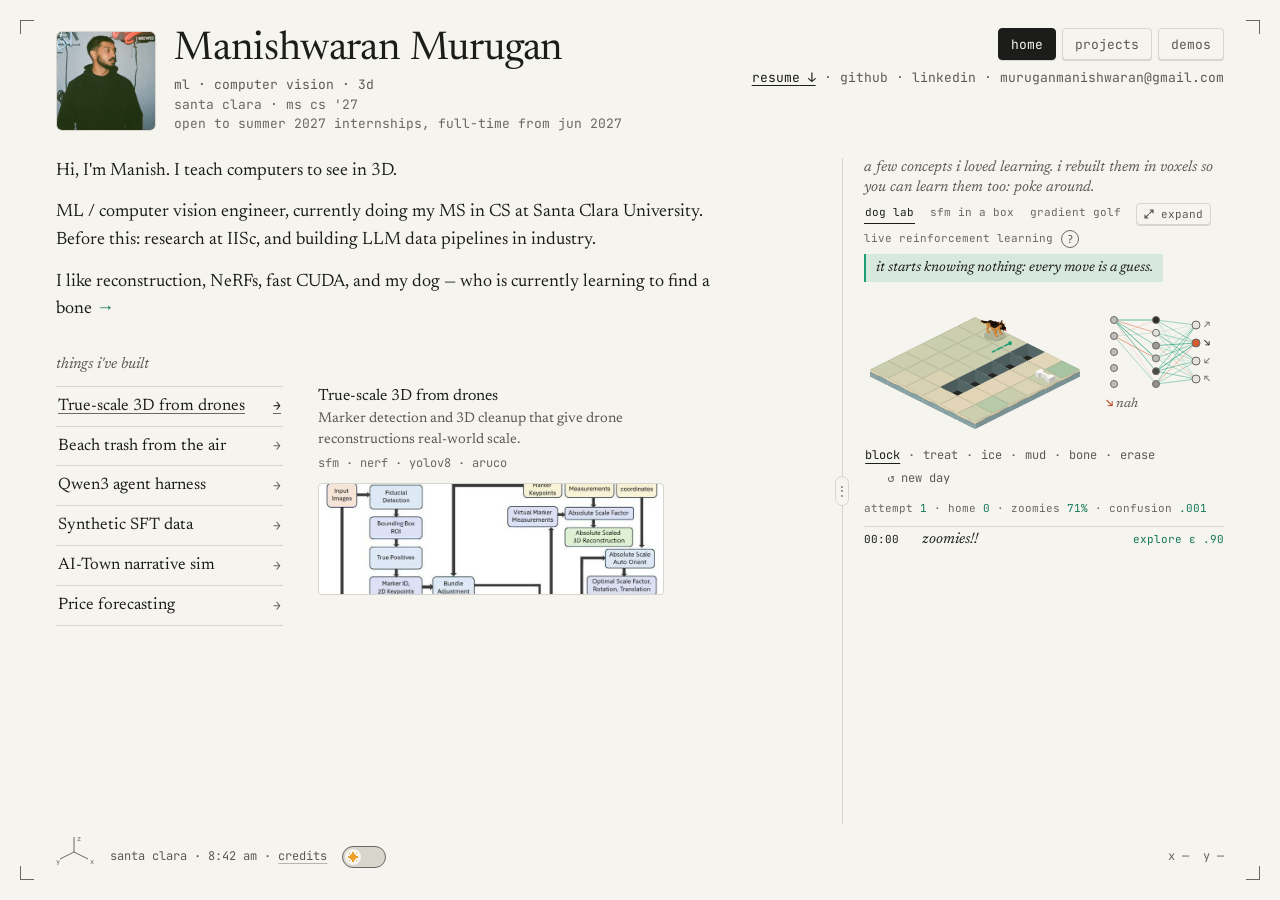
<file: index.html>
<!DOCTYPE html>
<html lang="en">
<head>
  <meta charset="utf-8">
  <meta name="viewport" content="width=device-width, initial-scale=1">
  <title>Manishwaran Murugan — ml · computer vision · 3d</title>
  <meta name="description" content="Manishwaran Murugan — ML and computer vision engineer. 3D reconstruction, NeRFs, CUDA. Also a dog learning to find a bone.">
  <meta name="color-scheme" content="light dark">
  <link rel="canonical" href="https://manishwaranmurugan.com/">
  <meta name="theme-color" id="tc-light" content="#f5f4ef" media="(prefers-color-scheme: light)">
  <meta name="theme-color" id="tc-dark" content="#141413" media="(prefers-color-scheme: dark)">
  <script>var d=document.documentElement,t;try{t=localStorage.getItem("portfolio-theme")}catch(e){}if(t!=="light"&&t!=="dark")t=matchMedia("(prefers-color-scheme: dark)").matches?"dark":"light";d.dataset.theme=t</script>
  <link rel="icon" href="favicon.svg" type="image/svg+xml">
  <link rel="apple-touch-icon" href="apple-touch-icon.png">
  <meta property="og:type" content="website">
  <meta property="og:site_name" content="Manishwaran Murugan">
  <meta property="og:title" content="Manishwaran Murugan">
  <meta property="og:description" content="ML and computer vision engineer. Projects in 3D and reinforcement learning.">
  <meta property="og:url" content="https://manishwaranmurugan.com/">
  <meta property="og:image" content="https://manishwaranmurugan.com/og-image.png">
  <meta property="og:image:width" content="1200">
  <meta property="og:image:height" content="630">
  <meta property="og:image:alt" content="Manishwaran Murugan, ml, computer vision, 3d, beside an isometric voxel gridworld with a dog and a bone">
  <meta name="twitter:card" content="summary_large_image">
  <meta name="twitter:title" content="Manishwaran Murugan">
  <meta name="twitter:description" content="ML and computer vision engineer. Projects in 3D and reinforcement learning.">
  <meta name="twitter:image" content="https://manishwaranmurugan.com/og-image.png">
  <link rel="preconnect" href="https://fonts.googleapis.com">
  <link rel="preconnect" href="https://fonts.gstatic.com" crossorigin>
  <link href="https://fonts.googleapis.com/css2?family=JetBrains+Mono:wght@400;500&family=Newsreader:ital,opsz,wght@0,6..72,400;1,6..72,400&family=Silkscreen&display=swap" rel="stylesheet">
  <link rel="stylesheet" href="css/style.css">
  <script defer src="js/theme.js"></script>
  <script defer src="js/split.js"></script>
  <script defer src="js/brain.js"></script>
  <script defer src="js/dog.js"></script>
  <script defer src="js/sfm-core.js"></script>
  <script defer src="assets/models/lucky-cat.js"></script>
  <script defer src="assets/models/temple.js"></script>
  <script defer src="assets/models/snack-machine.js"></script>
  <script defer src="js/sfm.js"></script>
  <script defer src="assets/models/golf-props.js"></script>
  <script defer src="js/golf-core.js"></script>
  <script defer src="js/golf.js"></script>
  <script defer src="js/projects.js"></script>
  <script defer src="js/site.js"></script>
  <script type="application/ld+json">
  {
    "@context": "https://schema.org",
    "@type": "Person",
    "name": "Manishwaran Murugan",
    "alternateName": ["Manish Murugan", "M Manishwaran"],
    "url": "https://manishwaranmurugan.com/",
    "image": "https://manishwaranmurugan.com/assets/me.jpg",
    "jobTitle": "ML / Computer Vision Engineer",
    "alumniOf": [{"@type": "CollegeOrUniversity", "name": "Santa Clara University"}, {"@type": "CollegeOrUniversity", "name": "Vellore Institute of Technology"}],
    "sameAs": ["https://github.com/Manishmrgn", "https://www.linkedin.com/in/Manishmrgn"]
  }
  </script>
</head>
<body>

  <!-- viewport crop marks -->
  <div class="crop" aria-hidden="true"><i></i><i></i><i></i><i></i></div>

  <div class="page">

    <header class="masthead">
      <div class="mast-id">
        <img class="me" src="assets/me.jpg" width="512" height="512" alt="Manishwaran Murugan" decoding="async">
        <div>
          <h1>Manishwaran Murugan</h1>
          <p class="role">ml · computer vision · 3d</p>
          <p class="avail"><span>santa clara · ms cs '27</span><span class="sep"> · </span><span>open to summer 2027 internships, full-time from jun 2027</span></p>
        </div>
      </div>
      <div class="top-r">
        <nav class="keys" aria-label="site"><a class="key" href="index.html" aria-current="page">home</a><a class="key" href="projects/index.html">projects</a><a class="key" href="demos.html">demos</a></nav>
        <p class="top-links"><a id="link-resume" class="resume" href="assets/Manishwaran-Murugan-Resume.pdf" target="_blank" rel="noopener">resume<span aria-hidden="true">&nbsp;↓</span></a><span class="sep" aria-hidden="true"> · </span><a id="link-github" href="https://github.com/Manishmrgn">github</a><span class="sep" aria-hidden="true"> · </span><a id="link-linkedin" href="https://www.linkedin.com/in/Manishmrgn">linkedin</a><span class="sep" aria-hidden="true"> · </span><a id="link-email" href="mailto:muruganmanishwaran@gmail.com">muruganmanishwaran@gmail.com</a></p>
      </div>
    </header>

    <main class="stage">

      <!-- ═════════ INTRO — edit the text here ═════════ -->
      <section class="intro" aria-label="About">
        <p>Hi, I'm Manish. I teach computers to see in 3D.</p>
        <p>ML / computer vision engineer, currently doing my MS in CS at Santa Clara University. Before this: research at IISc, and building LLM data pipelines in industry.</p>
        <p>I like reconstruction, NeRFs, fast CUDA, and my dog — who is currently learning to find a bone <span class="point" aria-hidden="true">→</span></p>
      </section>

      <!-- ═════════ PROJECTS — the list is filled from window.PROJECTS (js/projects.js) ═════════ -->
      <section class="work" aria-labelledby="work-label">
        <h2 id="work-label">things i've built</h2>
        <div class="work-body">
          <ul id="project-list" class="project-list" role="list"></ul>
          <div id="project-preview" class="preview" aria-live="polite">
            <p class="preview-title"></p>
            <p class="preview-desc"></p>
            <p class="preview-tags"></p>
            <div class="preview-media" hidden></div>
          </div>
        </div>
        <noscript><p class="role">Project list needs JavaScript. Find me on <a href="https://github.com/Manishmrgn">github</a>.</p></noscript>
      </section>

      <!-- ═════════ DIVIDER: drag, arrow keys, or double-click to reset (js/split.js). Desktop only. ═════════ -->
      <div class="split" id="split" role="separator" aria-orientation="vertical" aria-label="resize showcase"
           aria-valuenow="32" aria-valuemin="28" aria-valuemax="66" tabindex="0" title="drag to resize · double-click to reset"><span class="grip" aria-hidden="true">⋮</span></div>

      <!-- ═════════ SHOWCASES: the dog, then sfm, then gradient golf ═════════ -->
      <div class="showcases">
      <p class="showcase-intro">a few concepts i loved learning. i rebuilt them in voxels so you can learn them too: poke around.</p>
      <div class="tabrow">
        <div class="tabs" id="showcase-tabs" role="tablist" aria-label="Showcases"></div>
        <button type="button" class="split-toggle key key-sm" id="split-toggle" title="give the showcase more room"><svg class="key-icon" viewBox="0 0 10 10" width="10" height="10" aria-hidden="true" fill="none" stroke="currentColor" stroke-width="1.2" stroke-linecap="round" stroke-linejoin="round"><path d="M6 1h3v3M9 1L5.6 4.4M4 9H1V6M1 9l3.4-3.4"/></svg> expand</button>
      </div>

      <section class="dog" id="dog-lab" role="tabpanel" aria-label="A dog learning to reach a bone by reinforcement learning">
        <p class="dog-fallback">A small voxel dog normally learns to find a bone here, live in your browser. It needs canvas and JavaScript to run.</p>

        <div class="dog-live">
          <div class="dog-head" id="dog-head">
            <p class="dog-title">live reinforcement learning</p>
            <button type="button" class="help-btn" id="rl-help" aria-expanded="false" aria-controls="rl-pop" aria-label="what am I looking at?" title="what am I looking at?">?</button>
            <div class="rl-pop" id="rl-pop" tabindex="-1" hidden>
              <ul>
                <li>the dog = the agent; the grid = its world</li>
                <li>bone +1, gaps −1, each step costs a little = rewards</li>
                <li>zoomies = exploring: random moves on purpose</li>
                <li>the little brain = a tiny neural network guessing how good each move is</li>
                <li>green tiles = where it thinks reward is · dashed line = its plan</li>
                <li>it all runs live in your browser; nothing is pre-trained</li>
              </ul>
            </div>
          </div>
          <p class="dog-context" id="dog-context" aria-live="polite">it starts knowing nothing: every move is a guess.</p>

          <div class="dog-view">
            <canvas id="dog-canvas" tabindex="0" role="application" title="click a piece, then a tile · click the dog to pet it"
              aria-label="Isometric 6 by 6 grid. A dog is learning to walk to a bone across a river. Arrow keys move the cursor, Enter places the selected piece, or pets the dog if it is on that tile."></canvas>

            <div class="mini" tabindex="0" role="group" aria-label="The dog's neural network" aria-describedby="brain-tip">
              <canvas id="brain-canvas" width="110" height="80" role="img" aria-label="The dog's neural network: five input groups, a hidden layer, four moves."></canvas>
              <p id="brain-decision" class="decision">&nbsp;</p>
              <div id="brain-tip" class="tip" role="tooltip"></div>
            </div>
          </div>

          <div class="toolbox" role="toolbar" aria-label="Pieces">
            <button type="button" data-tool="block" aria-pressed="true" title="block: bridges a gap, or walls off ground">block</button><span aria-hidden="true"> · </span><button type="button" data-tool="treat" aria-pressed="false" title="treat: +0.3, and it grows back 6 steps after it is eaten">treat</button><span aria-hidden="true"> · </span><button type="button" data-tool="ice" aria-pressed="false" title="ice: 35% chance to slide sideways when leaving it">ice</button><span aria-hidden="true"> · </span><button type="button" data-tool="mud" aria-pressed="false" title="mud: walkable, but stepping in costs an extra 0.08">mud</button><span aria-hidden="true"> · </span><button type="button" data-tool="bone" aria-pressed="false" title="small bone: ends the attempt for +0.4 (the big one pays +1). only one on the map">bone</button><span aria-hidden="true"> · </span><button type="button" data-tool="erase" aria-pressed="false" title="erase: remove a piece you placed">erase</button>
            <button type="button" id="new-day" class="new-day" title="reset the map and the network's weights">↺ new day</button>
          </div>

          <p class="dog-stats" id="dog-stats">
            <span title="episode: one run from the start until bone, gap or timeout">attempt <b id="stat-attempt">1</b></span> ·
            <span title="successful episodes: runs that reached the bone">home <b id="stat-home">0</b></span> ·
            <span title="epsilon: the chance each move is random exploration">zoomies <b id="stat-eps">90%</b></span> ·
            <span title="loss EMA: running average of the squared TD error">confusion <b id="stat-loss">.000</b></span>
          </p>

          <ul class="thoughts" id="thought-log" role="list" aria-label="Thought log: time, what the dog thinks, the real training signal"></ul>

          <p class="sr-only" id="dog-live" aria-live="polite"></p>
        </div>
      </section>

      <!-- ═════════ SFM IN A BOX ═════════ -->
      <section class="dog sfm" id="sfm" role="tabpanel" aria-label="Structure from motion: cameras around a voxel snack machine rebuild it in 3D" hidden>
        <p class="dog-fallback">A small voxel snack machine normally gets rebuilt in 3D from a few cameras here, live in your browser. It needs canvas and JavaScript to run.</p>

        <div class="dog-live">
          <div class="dog-head" id="sfm-head">
            <p class="dog-title">live structure from motion</p>
            <button type="button" class="help-btn" id="sfm-help" aria-expanded="false" aria-controls="sfm-pop" aria-label="what am I looking at?" title="what am I looking at?">?</button>
            <div class="rl-pop" id="sfm-pop" tabindex="-1" hidden>
              <ul>
                <li>cameras: one view (photo) each</li>
                <li>coral dots: features worth tracking</li>
                <li>green lines: matches, same spot in two views</li>
                <li>triangulation: two rays cross at a 3D point</li>
                <li>reprojection error: how far points miss their dots</li>
                <li>refine: bundle adjustment nudges poses and points to shrink it</li>
                <li>voxels: points binned into a grid; compare: vs the true model</li>
                <li>real SfM matches by appearance (descriptors); here the matching is given, the geometry is real</li>
              </ul>
            </div>
          </div>
          <p class="dog-context" id="sfm-context" aria-live="polite">drag the cameras. points seen twice become 3D.</p>

          <div class="sfm-split">
            <div class="sfm-pane">
              <p class="sfm-cap"><span class="sfm-lead">real world · </span><span class="sfm-objs" id="sfm-objs" role="group" aria-label="what to scan"><button type="button" id="sfm-obj-snack" aria-pressed="true" title="scan the snack machine: shaded panels and busy snack rows">snacks</button><span aria-hidden="true"> · </span><button type="button" id="sfm-obj-temple" aria-pressed="false" title="scan the Japanese temple">temple</button><span aria-hidden="true"> · </span><button type="button" id="sfm-obj-cat" aria-pressed="false" title="scan the lucky cat: smooth white fur has fewer corners to match">lucky cat</button></span></p>
              <div class="sfm-scene" id="sfm-scene">
                <canvas id="sfm-canvas" role="img" aria-label="The real world: an isometric voxel snack machine (or temple, or lucky cat) on a ground tile, ringed by cameras you can drag."></canvas>
                <button type="button" class="sfm-x" id="sfm-x" title="remove this camera" hidden>×</button>
              </div>
            </div>
            <div class="sfm-pane">
              <p class="sfm-cap">what it reconstructed<span class="sfm-lead"> · drag to spin</span></p>
              <canvas id="sfm-recon" class="sfm-recon" tabindex="0" role="img" data-mode="points" aria-label="3D reconstruction. Drag or use the arrow keys to rotate it."></canvas>
              <div class="sfm-modes" role="group" aria-label="how to show the reconstruction">
                <button type="button" id="sfm-mode-points" aria-pressed="true" title="the sparse triangulated points, nearer ones larger">points</button><span aria-hidden="true"> · </span><button type="button" id="sfm-mode-voxels" aria-pressed="false" title="bin the points into a coarse voxel grid">voxels</button><span aria-hidden="true"> · </span><button type="button" id="sfm-mode-compare" aria-pressed="false" title="the points inside a faint wireframe of the true model, so gaps and smear show">compare</button>
              </div>
            </div>
          </div>
          <div class="sfm-strip" id="sfm-strip" role="group" aria-label="What each camera sees. If there are too many to fit, this strip scrolls sideways.">
            <div class="sfm-strip-in">
              <canvas id="sfm-thumbs" role="img" title="click a view to select its camera"
                aria-label="What each camera sees: the object with its detected features as coral dots. Green lines join matches between the selected camera and its best partner."></canvas>
              <button type="button" class="sfm-film-thumb" id="sfm-film-thumb" role="slider" aria-valuemin="1" aria-valuemax="24" aria-valuenow="1" aria-label="film" title="the film: hover or use the arrow keys to scrub its frames" hidden></button>
              <button type="button" class="sfm-film-x" id="sfm-film-x" aria-label="remove the film" title="remove the film" hidden>×</button>
            </div>
          </div>

          <div class="toolbox" role="toolbar" aria-label="Scan controls">
            <button type="button" id="sfm-add" title="add a camera in the widest gap on the ring (16 at most)">+ camera</button><span aria-hidden="true"> · </span><button type="button" id="sfm-film" title="walk a phone once round the object: a 24-frame video. filming again replaces it">film it</button><span aria-hidden="true"> · </span><button type="button" id="sfm-refine" title="bundle adjustment: nudge the camera poses and the points until reprojection error shrinks">refine</button><span aria-hidden="true"> · </span><button type="button" id="sfm-rays" aria-pressed="false" title="draw the rays from the selected camera and its partner to their points">show rays</button>
          </div>

          <p class="dog-stats" id="sfm-stats">
            <span title="views: each camera is one photo of the object">cameras <b id="sfm-stat-cams">0</b></span> ·
            <span title="frames: the film's video frames. they add views, but you can't drag them">frames <b id="sfm-stat-frames">0</b></span> ·
            <span title="feature pairs: the same landmark found in two views">matches <b id="sfm-stat-matches">0</b></span> ·
            <span title="landmarks seen by two or more cameras, triangulated from their noisy pixels">3D points <b id="sfm-stat-points">0</b></span> ·
            <span title="RMS distance between where each 3D point projects and where its feature was detected">reprojection error <b id="sfm-stat-err">—</b></span>
          </p>

          <p class="sr-only" id="sfm-live" aria-live="polite"></p>
        </div>
      </section>

      <!-- ═════════ GRADIENT GOLF ═════════ -->
      <section class="dog golf" id="golf" role="tabpanel" aria-label="Gradient golf: gradient descent played as voxel mini-golf" hidden>
        <p class="dog-fallback">A voxel mini-golf course normally teaches gradient descent here, live in your browser. It needs canvas and JavaScript to run.</p>

        <div class="dog-live">
          <div class="dog-head" id="golf-head">
            <p class="dog-title">live gradient descent</p>
            <button type="button" class="help-btn" id="golf-help" aria-expanded="false" aria-controls="golf-pop" aria-label="what am I looking at?" title="what am I looking at?">?</button>
            <div class="rl-pop" id="golf-pop" tabindex="-1" hidden>
              <ul>
                <li>the hill = the loss; lower is better</li>
                <li>the ball = the model's parameters θ</li>
                <li>green arrow = −gradient: straight downhill</li>
                <li>each hop = one step: θ ← θ − learning rate × gradient</li>
                <li>momentum keeps part of the last step; adam rescales each direction</li>
                <li>corner map = the same hill from above, as contour lines</li>
                <li>score = steps taken; par = what a well-tuned swing needs</li>
              </ul>
            </div>
          </div>
          <p class="dog-context" id="golf-context" aria-live="polite"></p>

          <div class="golf-body">
            <div class="golf-view">
              <p class="sfm-cap"><span class="sfm-objs" id="golf-holes" role="group" aria-label="hole"></span></p>
              <canvas id="golf-canvas" role="img" aria-label="An isometric voxel golf course whose height is the loss. A white ball hops downhill one optimizer step at a time, leaving red dots; a green arrow shows the downhill direction; a red flag marks the minimum. A small map in the corner shows the same path from above."></canvas>
              <p class="dog-stats" id="golf-readout">loss <b id="golf-loss0">–</b> → <b id="golf-loss">–</b> · <b id="golf-steps">0</b> steps · par <b id="golf-par">–</b></p>
            </div>
            <div class="golf-side">
              <div class="toolbox" role="group" aria-label="optimizer">
                <button type="button" id="golf-opt-sgd" aria-pressed="true" title="plain gradient descent: step = −learning rate × gradient">sgd</button><span aria-hidden="true"> · </span><button type="button" id="golf-opt-momentum" aria-pressed="false" title="heavy ball: each step keeps β of the one before">momentum</button><span aria-hidden="true"> · </span><button type="button" id="golf-opt-adam" aria-pressed="false" title="adam: momentum, with each direction's step scaled by its recent gradient size">adam</button>
              </div>
              <div class="golf-sliders">
                <label>learning rate <input type="range" id="golf-lr" min="0" step="1"> <output id="golf-lr-val" for="golf-lr"></output></label>
                <label>momentum β <input type="range" id="golf-beta"> <output id="golf-beta-val" for="golf-beta"></output></label>
              </div>
              <div class="golf-actions">
                <button type="button" class="golf-swing" id="golf-swing" title="run the optimizer from where the ball lies">swing</button>
                <button type="button" id="golf-next" hidden>next hole →</button>
                <button type="button" id="golf-reset" title="ball back on the tee, this hole's score cleared">↺ reset hole</button>
              </div>
              <p class="dog-stats" id="golf-line"></p>
              <table class="golf-card" id="golf-card" aria-label="scorecard"></table>
            </div>
          </div>
        </div>
      </section>
      </div>

    </main>

    <footer class="foot">
      <svg class="gizmo" viewBox="0 0 40 32" width="40" height="32" aria-hidden="true">
        <g fill="none" stroke="currentColor" stroke-width="1">
          <line x1="18" y1="18" x2="32" y2="25"/>
          <line x1="18" y1="18" x2="4" y2="25"/>
          <line x1="18" y1="18" x2="18" y2="3"/>
        </g>
        <g font-size="7" fill="currentColor">
          <text x="34" y="30">x</text>
          <text x="0" y="30">y</text>
          <text x="21" y="7">z</text>
        </g>
      </svg>
      <p class="foot-line">
        santa clara · <time id="clock">--:--</time> ·
        <button type="button" class="credits-btn" popovertarget="credits" title="dog: Stylized Dog by Sod's Low, CC BY 4.0 · blocks: Kenney, CC0 · cat: Voxel Lucky Cat by LN3D, CC BY 4.0 · temple: Japanese Temple by stephenk232, CC BY 4.0 · snack machine: Red Snack Machine by eduardo silva bomfim, CC BY 4.0 · golf cart: Golf Cart by NZFawkes, CC BY 4.0">credits</button>
        <button type="button" class="theme-sw" id="theme-toggle" role="switch" aria-checked="false" aria-label="dark mode" title="switch to dark"><span class="knob" aria-hidden="true"><svg class="sun" viewBox="0 0 10 10" width="10" height="10" shape-rendering="crispEdges" fill="currentColor"><path d="M4 0h2v1h-2zM1 1h1v1h-1zM4 1h2v1h-2zM8 1h1v1h-1zM3 2h4v1h-4zM2 3h6v1h-6zM0 4h10v1h-10zM0 5h10v1h-10zM2 6h6v1h-6zM3 7h4v1h-4zM1 8h1v1h-1zM4 8h2v1h-2zM8 8h1v1h-1zM4 9h2v1h-2z"/></svg><svg class="moon" viewBox="0 0 10 10" width="10" height="10" shape-rendering="crispEdges" fill="currentColor"><path d="M3 0h4v1h-4zM2 1h3v1h-3zM1 2h3v1h-3zM1 3h3v1h-3zM1 4h3v1h-3zM1 5h3v1h-3zM2 6h3v1h-3zM3 7h6v1h-6zM4 8h4v1h-4z"/></svg></span></button>
      </p>
      <div id="credits" class="credits" popover>
        <p>dog — <a href="https://sketchfab.com/3d-models/stylized-dog-f8197b0813aa4d9cacb7c3939459950b" rel="noopener">Stylized Dog</a> by Sod's Low, <a href="https://creativecommons.org/licenses/by/4.0/" rel="noopener license">CC BY 4.0</a></p>
        <p>cat — <a href="https://sketchfab.com/3d-models/voxel-lucky-cat-9635b45c72e748009a62ea7e562bbf27" rel="noopener">Voxel Lucky Cat</a> by LN3D, <a href="https://creativecommons.org/licenses/by/4.0/" rel="noopener license">CC BY 4.0</a></p>
        <p>temple — <a href="https://sketchfab.com/3d-models/japanese-temple-9e29617893a54811b418576f11bfaa02" rel="noopener">Japanese Temple</a> by stephenk232, <a href="https://creativecommons.org/licenses/by/4.0/" rel="noopener license">CC BY 4.0</a></p>
        <p>snack machine — <a href="https://sketchfab.com/3d-models/red-snack-machine-f6206e0c2b2242ce9688d76d55381ce3" rel="noopener">Red Snack Machine</a> by eduardo silva bomfim, <a href="https://creativecommons.org/licenses/by/4.0/" rel="noopener license">CC BY 4.0</a></p>
        <p>golf cart — <a href="https://sketchfab.com/3d-models/golf-cart-db115793a8274dc18b2b277bf6c97703" rel="noopener">Golf Cart</a> by NZFawkes, <a href="https://creativecommons.org/licenses/by/4.0/" rel="noopener license">CC BY 4.0</a></p>
        <p>blocks — <a href="https://www.kenney.nl" rel="noopener">Kenney</a>, CC0</p>
      </div>
      <p class="coords" id="coords" aria-hidden="true">x —  y —</p>
    </footer>

  </div>
</body>
</html>
</file>
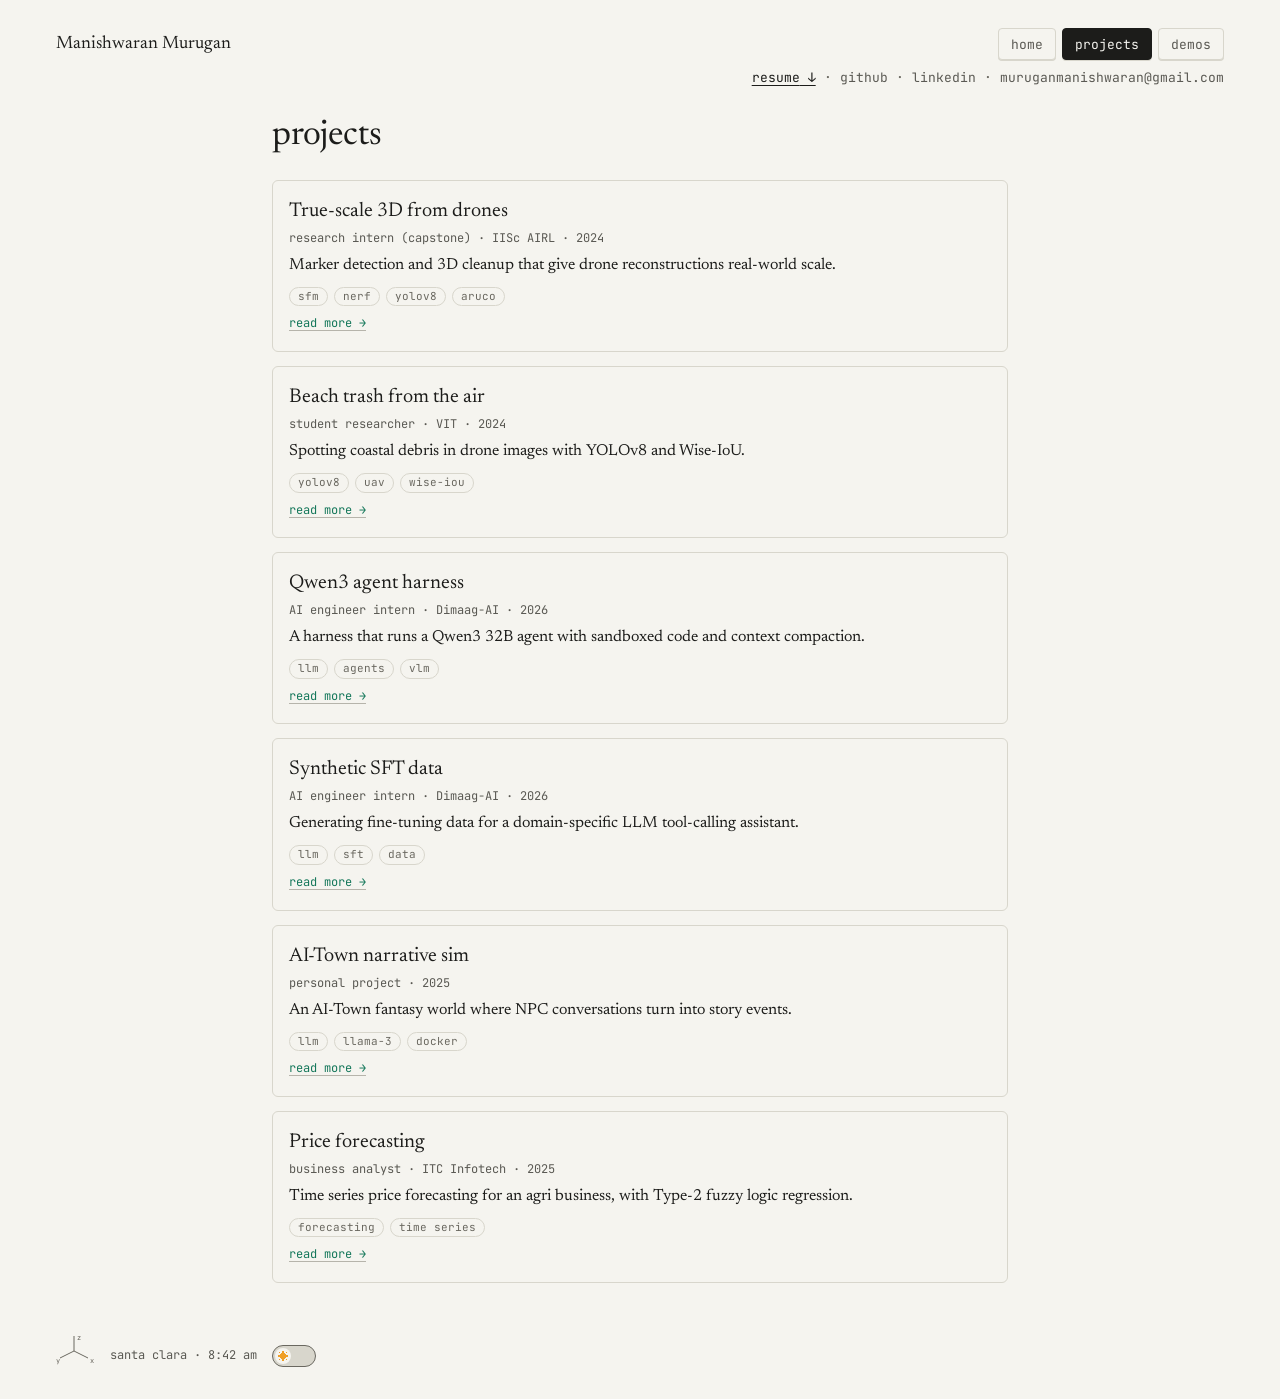
<file: projects/index.html>
<!DOCTYPE html>
<html lang="en">
<head>
  <meta charset="utf-8">
  <meta name="viewport" content="width=device-width, initial-scale=1">
  <title>Projects — Manishwaran Murugan</title>
  <meta name="description" content="Selected ML, computer vision and 3D projects by Manishwaran Murugan.">
  <meta name="color-scheme" content="light dark">
  <link rel="canonical" href="https://manishwaranmurugan.com/projects/">
  <meta name="theme-color" id="tc-light" content="#f5f4ef" media="(prefers-color-scheme: light)">
  <meta name="theme-color" id="tc-dark" content="#141413" media="(prefers-color-scheme: dark)">
  <script>var d=document.documentElement,t;try{t=localStorage.getItem("portfolio-theme")}catch(e){}if(t!=="light"&&t!=="dark")t=matchMedia("(prefers-color-scheme: dark)").matches?"dark":"light";d.dataset.theme=t</script>
  <link rel="icon" href="../favicon.svg" type="image/svg+xml">
  <link rel="apple-touch-icon" href="../apple-touch-icon.png">
  <meta property="og:type" content="website">
  <meta property="og:site_name" content="Manishwaran Murugan">
  <meta property="og:title" content="Projects — Manishwaran Murugan">
  <meta property="og:description" content="Selected ML, computer vision and 3D projects by Manishwaran Murugan.">
  <meta property="og:url" content="https://manishwaranmurugan.com/projects/">
  <meta property="og:image" content="https://manishwaranmurugan.com/og-image.png">
  <meta name="twitter:card" content="summary_large_image">
  <link rel="preconnect" href="https://fonts.googleapis.com">
  <link rel="preconnect" href="https://fonts.gstatic.com" crossorigin>
  <link href="https://fonts.googleapis.com/css2?family=JetBrains+Mono:wght@400;500&family=Newsreader:ital,opsz,wght@0,6..72,400;1,6..72,400&family=Silkscreen&display=swap" rel="stylesheet">
  <link rel="stylesheet" href="../css/style.css">
  <script defer src="../js/theme.js"></script>
  <script defer src="../js/site.js"></script>
</head>
<body class="sub">
  <div class="page">
    <header class="masthead slim">
      <a class="brand" href="../index.html">Manishwaran Murugan</a>
      <div class="top-r">
        <nav class="keys" aria-label="site"><a class="key" href="../index.html">home</a><a class="key" href="../projects/index.html" aria-current="page">projects</a><a class="key" href="../demos.html">demos</a></nav>
        <p class="top-links"><a id="link-resume" class="resume" href="../assets/Manishwaran-Murugan-Resume.pdf" target="_blank" rel="noopener">resume<span aria-hidden="true">&nbsp;↓</span></a><span class="sep" aria-hidden="true"> · </span><a id="link-github" href="https://github.com/Manishmrgn">github</a><span class="sep" aria-hidden="true"> · </span><a id="link-linkedin" href="https://www.linkedin.com/in/Manishmrgn">linkedin</a><span class="sep" aria-hidden="true"> · </span><a id="link-email" href="mailto:muruganmanishwaran@gmail.com">muruganmanishwaran@gmail.com</a></p>
      </div>
    </header>
    <main>
      <h1>projects</h1>
      <ul class="cards">
        <li class="card">
          <h2><a href="raster.html">True-scale 3D from drones</a></h2>
          <p class="proj-meta">research intern (capstone) · IISc AIRL · 2024</p>
          <p>Marker detection and 3D cleanup that give drone reconstructions real-world scale.</p>
          <ul class="proj-tags"><li>sfm</li><li>nerf</li><li>yolov8</li><li>aruco</li></ul>
          <a href="raster.html">read more →</a>
        </li>
        <li class="card">
          <h2><a href="debris.html">Beach trash from the air</a></h2>
          <p class="proj-meta">student researcher · VIT · 2024</p>
          <p>Spotting coastal debris in drone images with YOLOv8 and Wise-IoU.</p>
          <ul class="proj-tags"><li>yolov8</li><li>uav</li><li>wise-iou</li></ul>
          <a href="debris.html">read more →</a>
        </li>
        <li class="card">
          <h2><a href="agent-harness.html">Qwen3 agent harness</a></h2>
          <p class="proj-meta">AI engineer intern · Dimaag-AI · 2026</p>
          <p>A harness that runs a Qwen3 32B agent with sandboxed code and context compaction.</p>
          <ul class="proj-tags"><li>llm</li><li>agents</li><li>vlm</li></ul>
          <a href="agent-harness.html">read more →</a>
        </li>
        <li class="card">
          <h2><a href="sft-data.html">Synthetic SFT data</a></h2>
          <p class="proj-meta">AI engineer intern · Dimaag-AI · 2026</p>
          <p>Generating fine-tuning data for a domain-specific LLM tool-calling assistant.</p>
          <ul class="proj-tags"><li>llm</li><li>sft</li><li>data</li></ul>
          <a href="sft-data.html">read more →</a>
        </li>
        <li class="card">
          <h2><a href="ai-town.html">AI-Town narrative sim</a></h2>
          <p class="proj-meta">personal project · 2025</p>
          <p>An AI-Town fantasy world where NPC conversations turn into story events.</p>
          <ul class="proj-tags"><li>llm</li><li>llama-3</li><li>docker</li></ul>
          <a href="ai-town.html">read more →</a>
        </li>
        <li class="card">
          <h2><a href="price-forecasting.html">Price forecasting</a></h2>
          <p class="proj-meta">business analyst · ITC Infotech · 2025</p>
          <p>Time series price forecasting for an agri business, with Type-2 fuzzy logic regression.</p>
          <ul class="proj-tags"><li>forecasting</li><li>time series</li></ul>
          <a href="price-forecasting.html">read more →</a>
        </li>
      </ul>
    </main>
    <footer class="foot">
      <svg class="gizmo" viewBox="0 0 40 32" width="40" height="32" aria-hidden="true">
        <g fill="none" stroke="currentColor" stroke-width="1">
          <line x1="18" y1="18" x2="32" y2="25"/>
          <line x1="18" y1="18" x2="4" y2="25"/>
          <line x1="18" y1="18" x2="18" y2="3"/>
        </g>
        <g font-size="7" fill="currentColor">
          <text x="34" y="30">x</text>
          <text x="0" y="30">y</text>
          <text x="21" y="7">z</text>
        </g>
      </svg>
      <p class="foot-line">santa clara · <time id="clock">--:--</time> <button type="button" class="theme-sw" id="theme-toggle" role="switch" aria-checked="false" aria-label="dark mode" title="switch to dark"><span class="knob" aria-hidden="true"><svg class="sun" viewBox="0 0 10 10" width="10" height="10" shape-rendering="crispEdges" fill="currentColor"><path d="M4 0h2v1h-2zM1 1h1v1h-1zM4 1h2v1h-2zM8 1h1v1h-1zM3 2h4v1h-4zM2 3h6v1h-6zM0 4h10v1h-10zM0 5h10v1h-10zM2 6h6v1h-6zM3 7h4v1h-4zM1 8h1v1h-1zM4 8h2v1h-2zM8 8h1v1h-1zM4 9h2v1h-2z"/></svg><svg class="moon" viewBox="0 0 10 10" width="10" height="10" shape-rendering="crispEdges" fill="currentColor"><path d="M3 0h4v1h-4zM2 1h3v1h-3zM1 2h3v1h-3zM1 3h3v1h-3zM1 4h3v1h-3zM1 5h3v1h-3zM2 6h3v1h-3zM3 7h6v1h-6zM4 8h4v1h-4z"/></svg></span></button></p>
    </footer>
  </div>
</body>
</html>
</file>
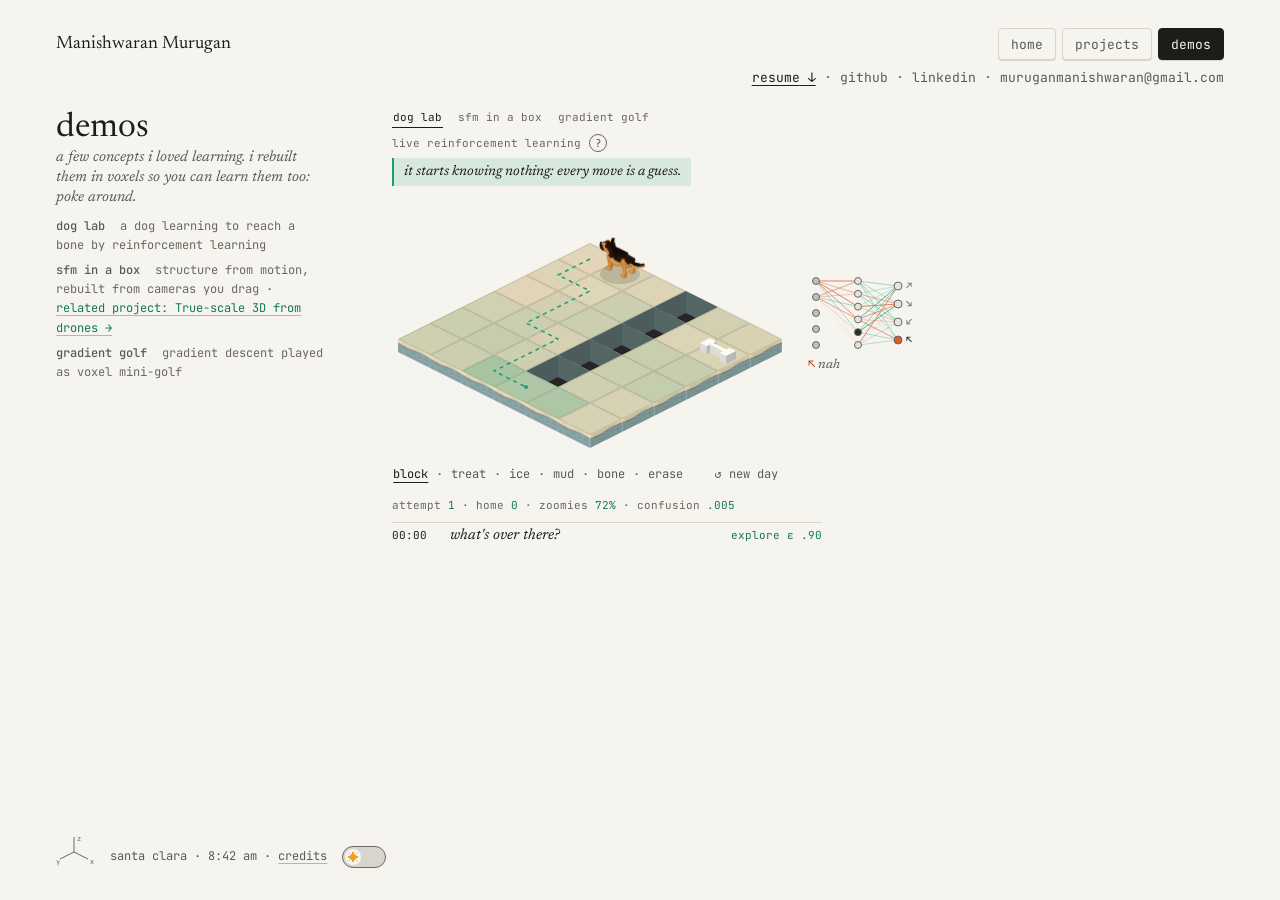
<file: demos.html>
<!DOCTYPE html>
<html lang="en">
<head>
  <meta charset="utf-8">
  <meta name="viewport" content="width=device-width, initial-scale=1">
  <title>Demos — Manishwaran Murugan</title>
  <meta name="description" content="Interactive demos by Manishwaran Murugan.">
  <meta name="color-scheme" content="light dark">
  <link rel="canonical" href="https://manishwaranmurugan.com/demos.html">
  <meta name="theme-color" id="tc-light" content="#f5f4ef" media="(prefers-color-scheme: light)">
  <meta name="theme-color" id="tc-dark" content="#141413" media="(prefers-color-scheme: dark)">
  <script>var d=document.documentElement,t;try{t=localStorage.getItem("portfolio-theme")}catch(e){}if(t!=="light"&&t!=="dark")t=matchMedia("(prefers-color-scheme: dark)").matches?"dark":"light";d.dataset.theme=t</script>
  <link rel="icon" href="favicon.svg" type="image/svg+xml">
  <link rel="apple-touch-icon" href="apple-touch-icon.png">
  <meta property="og:type" content="website">
  <meta property="og:site_name" content="Manishwaran Murugan">
  <meta property="og:title" content="Demos — Manishwaran Murugan">
  <meta property="og:description" content="Interactive demos by Manishwaran Murugan.">
  <meta property="og:url" content="https://manishwaranmurugan.com/demos.html">
  <meta property="og:image" content="https://manishwaranmurugan.com/og-image.png">
  <meta name="twitter:card" content="summary_large_image">
  <link rel="preconnect" href="https://fonts.googleapis.com">
  <link rel="preconnect" href="https://fonts.gstatic.com" crossorigin>
  <link href="https://fonts.googleapis.com/css2?family=JetBrains+Mono:wght@400;500&family=Newsreader:ital,opsz,wght@0,6..72,400;1,6..72,400&family=Silkscreen&display=swap" rel="stylesheet">
  <link rel="stylesheet" href="css/style.css">
  <script defer src="js/theme.js"></script>
  <script defer src="js/brain.js"></script>
  <script defer src="js/dog.js"></script>
  <script defer src="js/sfm-core.js"></script>
  <script defer src="assets/models/lucky-cat.js"></script>
  <script defer src="assets/models/temple.js"></script>
  <script defer src="assets/models/snack-machine.js"></script>
  <script defer src="js/sfm.js"></script>
  <script defer src="assets/models/golf-props.js"></script>
  <script defer src="js/golf-core.js"></script>
  <script defer src="js/golf.js"></script>
  <script defer src="js/site.js"></script>
</head>
<body class="sub">
  <div class="page">
    <header class="masthead slim">
      <a class="brand" href="index.html">Manishwaran Murugan</a>
      <div class="top-r">
        <nav class="keys" aria-label="site"><a class="key" href="index.html">home</a><a class="key" href="projects/index.html">projects</a><a class="key" href="demos.html" aria-current="page">demos</a></nav>
        <p class="top-links"><a id="link-resume" class="resume" href="assets/Manishwaran-Murugan-Resume.pdf" target="_blank" rel="noopener">resume<span aria-hidden="true">&nbsp;↓</span></a><span class="sep" aria-hidden="true"> · </span><a id="link-github" href="https://github.com/Manishmrgn">github</a><span class="sep" aria-hidden="true"> · </span><a id="link-linkedin" href="https://www.linkedin.com/in/Manishmrgn">linkedin</a><span class="sep" aria-hidden="true"> · </span><a id="link-email" href="mailto:muruganmanishwaran@gmail.com">muruganmanishwaran@gmail.com</a></p>
      </div>
    </header>
    <main class="demos">
      <div class="demos-intro">
      <h1>demos</h1>
      <p class="showcase-intro">a few concepts i loved learning. i rebuilt them in voxels so you can learn them too: poke around.</p>
      <ul class="demo-blurbs">
        <li class="demo-blurb"><b>dog lab</b> a dog learning to reach a bone by reinforcement learning</li>
        <li class="demo-blurb"><b>sfm in a box</b> structure from motion, rebuilt from cameras you drag · <a href="projects/raster.html">related project: True-scale 3D from drones →</a></li>
        <li class="demo-blurb"><b>gradient golf</b> gradient descent played as voxel mini-golf</li>
      </ul>
      </div>
      <div class="showcases">
      <div class="tabrow"><div class="tabs" id="showcase-tabs" role="tablist" aria-label="Showcases"></div></div>

      <section class="dog" id="dog-lab" role="tabpanel" aria-label="A dog learning to reach a bone by reinforcement learning">
        <p class="dog-fallback">A small voxel dog normally learns to find a bone here, live in your browser. It needs canvas and JavaScript to run.</p>

        <div class="dog-live">
          <div class="dog-head" id="dog-head">
            <p class="dog-title">live reinforcement learning</p>
            <button type="button" class="help-btn" id="rl-help" aria-expanded="false" aria-controls="rl-pop" aria-label="what am I looking at?" title="what am I looking at?">?</button>
            <div class="rl-pop" id="rl-pop" tabindex="-1" hidden>
              <ul>
                <li>the dog = the agent; the grid = its world</li>
                <li>bone +1, gaps −1, each step costs a little = rewards</li>
                <li>zoomies = exploring: random moves on purpose</li>
                <li>the little brain = a tiny neural network guessing how good each move is</li>
                <li>green tiles = where it thinks reward is · dashed line = its plan</li>
                <li>it all runs live in your browser; nothing is pre-trained</li>
              </ul>
            </div>
          </div>
          <p class="dog-context" id="dog-context" aria-live="polite">it starts knowing nothing: every move is a guess.</p>

          <div class="dog-view">
            <canvas id="dog-canvas" tabindex="0" role="application" title="click a piece, then a tile · click the dog to pet it"
              aria-label="Isometric 6 by 6 grid. A dog is learning to walk to a bone across a river. Arrow keys move the cursor, Enter places the selected piece, or pets the dog if it is on that tile."></canvas>

            <div class="mini" tabindex="0" role="group" aria-label="The dog's neural network" aria-describedby="brain-tip">
              <canvas id="brain-canvas" width="110" height="80" role="img" aria-label="The dog's neural network: five input groups, a hidden layer, four moves."></canvas>
              <p id="brain-decision" class="decision">&nbsp;</p>
              <div id="brain-tip" class="tip" role="tooltip"></div>
            </div>
          </div>

          <div class="toolbox" role="toolbar" aria-label="Pieces">
            <button type="button" data-tool="block" aria-pressed="true" title="block: bridges a gap, or walls off ground">block</button><span aria-hidden="true"> · </span><button type="button" data-tool="treat" aria-pressed="false" title="treat: +0.3, and it grows back 6 steps after it is eaten">treat</button><span aria-hidden="true"> · </span><button type="button" data-tool="ice" aria-pressed="false" title="ice: 35% chance to slide sideways when leaving it">ice</button><span aria-hidden="true"> · </span><button type="button" data-tool="mud" aria-pressed="false" title="mud: walkable, but stepping in costs an extra 0.08">mud</button><span aria-hidden="true"> · </span><button type="button" data-tool="bone" aria-pressed="false" title="small bone: ends the attempt for +0.4 (the big one pays +1). only one on the map">bone</button><span aria-hidden="true"> · </span><button type="button" data-tool="erase" aria-pressed="false" title="erase: remove a piece you placed">erase</button>
            <button type="button" id="new-day" class="new-day" title="reset the map and the network's weights">↺ new day</button>
          </div>

          <p class="dog-stats" id="dog-stats">
            <span title="episode: one run from the start until bone, gap or timeout">attempt <b id="stat-attempt">1</b></span> ·
            <span title="successful episodes: runs that reached the bone">home <b id="stat-home">0</b></span> ·
            <span title="epsilon: the chance each move is random exploration">zoomies <b id="stat-eps">90%</b></span> ·
            <span title="loss EMA: running average of the squared TD error">confusion <b id="stat-loss">.000</b></span>
          </p>

          <ul class="thoughts" id="thought-log" role="list" aria-label="Thought log: time, what the dog thinks, the real training signal"></ul>

          <p class="sr-only" id="dog-live" aria-live="polite"></p>
        </div>
      </section>

      <!-- ═════════ SFM IN A BOX ═════════ -->
      <section class="dog sfm" id="sfm" role="tabpanel" aria-label="Structure from motion: cameras around a voxel snack machine rebuild it in 3D" hidden>
        <p class="dog-fallback">A small voxel snack machine normally gets rebuilt in 3D from a few cameras here, live in your browser. It needs canvas and JavaScript to run.</p>

        <div class="dog-live">
          <div class="dog-head" id="sfm-head">
            <p class="dog-title">live structure from motion</p>
            <button type="button" class="help-btn" id="sfm-help" aria-expanded="false" aria-controls="sfm-pop" aria-label="what am I looking at?" title="what am I looking at?">?</button>
            <div class="rl-pop" id="sfm-pop" tabindex="-1" hidden>
              <ul>
                <li>cameras: one view (photo) each</li>
                <li>coral dots: features worth tracking</li>
                <li>green lines: matches, same spot in two views</li>
                <li>triangulation: two rays cross at a 3D point</li>
                <li>reprojection error: how far points miss their dots</li>
                <li>refine: bundle adjustment nudges poses and points to shrink it</li>
                <li>voxels: points binned into a grid; compare: vs the true model</li>
                <li>real SfM matches by appearance (descriptors); here the matching is given, the geometry is real</li>
              </ul>
            </div>
          </div>
          <p class="dog-context" id="sfm-context" aria-live="polite">drag the cameras. points seen twice become 3D.</p>

          <div class="sfm-split">
            <div class="sfm-pane">
              <p class="sfm-cap"><span class="sfm-lead">real world · </span><span class="sfm-objs" id="sfm-objs" role="group" aria-label="what to scan"><button type="button" id="sfm-obj-snack" aria-pressed="true" title="scan the snack machine: shaded panels and busy snack rows">snacks</button><span aria-hidden="true"> · </span><button type="button" id="sfm-obj-temple" aria-pressed="false" title="scan the Japanese temple">temple</button><span aria-hidden="true"> · </span><button type="button" id="sfm-obj-cat" aria-pressed="false" title="scan the lucky cat: smooth white fur has fewer corners to match">lucky cat</button></span></p>
              <div class="sfm-scene" id="sfm-scene">
                <canvas id="sfm-canvas" role="img" aria-label="The real world: an isometric voxel snack machine (or temple, or lucky cat) on a ground tile, ringed by cameras you can drag."></canvas>
                <button type="button" class="sfm-x" id="sfm-x" title="remove this camera" hidden>×</button>
              </div>
            </div>
            <div class="sfm-pane">
              <p class="sfm-cap">what it reconstructed<span class="sfm-lead"> · drag to spin</span></p>
              <canvas id="sfm-recon" class="sfm-recon" tabindex="0" role="img" data-mode="points" aria-label="3D reconstruction. Drag or use the arrow keys to rotate it."></canvas>
              <div class="sfm-modes" role="group" aria-label="how to show the reconstruction">
                <button type="button" id="sfm-mode-points" aria-pressed="true" title="the sparse triangulated points, nearer ones larger">points</button><span aria-hidden="true"> · </span><button type="button" id="sfm-mode-voxels" aria-pressed="false" title="bin the points into a coarse voxel grid">voxels</button><span aria-hidden="true"> · </span><button type="button" id="sfm-mode-compare" aria-pressed="false" title="the points inside a faint wireframe of the true model, so gaps and smear show">compare</button>
              </div>
            </div>
          </div>
          <div class="sfm-strip" id="sfm-strip" role="group" aria-label="What each camera sees. If there are too many to fit, this strip scrolls sideways.">
            <div class="sfm-strip-in">
              <canvas id="sfm-thumbs" role="img" title="click a view to select its camera"
                aria-label="What each camera sees: the object with its detected features as coral dots. Green lines join matches between the selected camera and its best partner."></canvas>
              <button type="button" class="sfm-film-thumb" id="sfm-film-thumb" role="slider" aria-valuemin="1" aria-valuemax="24" aria-valuenow="1" aria-label="film" title="the film: hover or use the arrow keys to scrub its frames" hidden></button>
              <button type="button" class="sfm-film-x" id="sfm-film-x" aria-label="remove the film" title="remove the film" hidden>×</button>
            </div>
          </div>

          <div class="toolbox" role="toolbar" aria-label="Scan controls">
            <button type="button" id="sfm-add" title="add a camera in the widest gap on the ring (16 at most)">+ camera</button><span aria-hidden="true"> · </span><button type="button" id="sfm-film" title="walk a phone once round the object: a 24-frame video. filming again replaces it">film it</button><span aria-hidden="true"> · </span><button type="button" id="sfm-refine" title="bundle adjustment: nudge the camera poses and the points until reprojection error shrinks">refine</button><span aria-hidden="true"> · </span><button type="button" id="sfm-rays" aria-pressed="false" title="draw the rays from the selected camera and its partner to their points">show rays</button>
          </div>

          <p class="dog-stats" id="sfm-stats">
            <span title="views: each camera is one photo of the object">cameras <b id="sfm-stat-cams">0</b></span> ·
            <span title="frames: the film's video frames. they add views, but you can't drag them">frames <b id="sfm-stat-frames">0</b></span> ·
            <span title="feature pairs: the same landmark found in two views">matches <b id="sfm-stat-matches">0</b></span> ·
            <span title="landmarks seen by two or more cameras, triangulated from their noisy pixels">3D points <b id="sfm-stat-points">0</b></span> ·
            <span title="RMS distance between where each 3D point projects and where its feature was detected">reprojection error <b id="sfm-stat-err">—</b></span>
          </p>

          <p class="sr-only" id="sfm-live" aria-live="polite"></p>
        </div>
      </section>

      <!-- ═════════ GRADIENT GOLF ═════════ -->
      <section class="dog golf" id="golf" role="tabpanel" aria-label="Gradient golf: gradient descent played as voxel mini-golf" hidden>
        <p class="dog-fallback">A voxel mini-golf course normally teaches gradient descent here, live in your browser. It needs canvas and JavaScript to run.</p>

        <div class="dog-live">
          <div class="dog-head" id="golf-head">
            <p class="dog-title">live gradient descent</p>
            <button type="button" class="help-btn" id="golf-help" aria-expanded="false" aria-controls="golf-pop" aria-label="what am I looking at?" title="what am I looking at?">?</button>
            <div class="rl-pop" id="golf-pop" tabindex="-1" hidden>
              <ul>
                <li>the hill = the loss; lower is better</li>
                <li>the ball = the model's parameters θ</li>
                <li>green arrow = −gradient: straight downhill</li>
                <li>each hop = one step: θ ← θ − learning rate × gradient</li>
                <li>momentum keeps part of the last step; adam rescales each direction</li>
                <li>corner map = the same hill from above, as contour lines</li>
                <li>score = steps taken; par = what a well-tuned swing needs</li>
              </ul>
            </div>
          </div>
          <p class="dog-context" id="golf-context" aria-live="polite"></p>

          <div class="golf-body">
            <div class="golf-view">
              <p class="sfm-cap"><span class="sfm-objs" id="golf-holes" role="group" aria-label="hole"></span></p>
              <canvas id="golf-canvas" role="img" aria-label="An isometric voxel golf course whose height is the loss. A white ball hops downhill one optimizer step at a time, leaving red dots; a green arrow shows the downhill direction; a red flag marks the minimum. A small map in the corner shows the same path from above."></canvas>
              <p class="dog-stats" id="golf-readout">loss <b id="golf-loss0">–</b> → <b id="golf-loss">–</b> · <b id="golf-steps">0</b> steps · par <b id="golf-par">–</b></p>
            </div>
            <div class="golf-side">
              <div class="toolbox" role="group" aria-label="optimizer">
                <button type="button" id="golf-opt-sgd" aria-pressed="true" title="plain gradient descent: step = −learning rate × gradient">sgd</button><span aria-hidden="true"> · </span><button type="button" id="golf-opt-momentum" aria-pressed="false" title="heavy ball: each step keeps β of the one before">momentum</button><span aria-hidden="true"> · </span><button type="button" id="golf-opt-adam" aria-pressed="false" title="adam: momentum, with each direction's step scaled by its recent gradient size">adam</button>
              </div>
              <div class="golf-sliders">
                <label>learning rate <input type="range" id="golf-lr" min="0" step="1"> <output id="golf-lr-val" for="golf-lr"></output></label>
                <label>momentum β <input type="range" id="golf-beta"> <output id="golf-beta-val" for="golf-beta"></output></label>
              </div>
              <div class="golf-actions">
                <button type="button" class="golf-swing" id="golf-swing" title="run the optimizer from where the ball lies">swing</button>
                <button type="button" id="golf-next" hidden>next hole →</button>
                <button type="button" id="golf-reset" title="ball back on the tee, this hole's score cleared">↺ reset hole</button>
              </div>
              <p class="dog-stats" id="golf-line"></p>
              <table class="golf-card" id="golf-card" aria-label="scorecard"></table>
            </div>
          </div>
        </div>
      </section>
      </div>
    </main>
    <footer class="foot">
      <svg class="gizmo" viewBox="0 0 40 32" width="40" height="32" aria-hidden="true">
        <g fill="none" stroke="currentColor" stroke-width="1">
          <line x1="18" y1="18" x2="32" y2="25"/>
          <line x1="18" y1="18" x2="4" y2="25"/>
          <line x1="18" y1="18" x2="18" y2="3"/>
        </g>
        <g font-size="7" fill="currentColor">
          <text x="34" y="30">x</text>
          <text x="0" y="30">y</text>
          <text x="21" y="7">z</text>
        </g>
      </svg>
      <p class="foot-line">
        santa clara · <time id="clock">--:--</time> ·
        <button type="button" class="credits-btn" popovertarget="credits" title="dog: Stylized Dog by Sod's Low, CC BY 4.0 · blocks: Kenney, CC0 · cat: Voxel Lucky Cat by LN3D, CC BY 4.0 · temple: Japanese Temple by stephenk232, CC BY 4.0 · snack machine: Red Snack Machine by eduardo silva bomfim, CC BY 4.0 · golf cart: Golf Cart by NZFawkes, CC BY 4.0">credits</button>
        <button type="button" class="theme-sw" id="theme-toggle" role="switch" aria-checked="false" aria-label="dark mode" title="switch to dark"><span class="knob" aria-hidden="true"><svg class="sun" viewBox="0 0 10 10" width="10" height="10" shape-rendering="crispEdges" fill="currentColor"><path d="M4 0h2v1h-2zM1 1h1v1h-1zM4 1h2v1h-2zM8 1h1v1h-1zM3 2h4v1h-4zM2 3h6v1h-6zM0 4h10v1h-10zM0 5h10v1h-10zM2 6h6v1h-6zM3 7h4v1h-4zM1 8h1v1h-1zM4 8h2v1h-2zM8 8h1v1h-1zM4 9h2v1h-2z"/></svg><svg class="moon" viewBox="0 0 10 10" width="10" height="10" shape-rendering="crispEdges" fill="currentColor"><path d="M3 0h4v1h-4zM2 1h3v1h-3zM1 2h3v1h-3zM1 3h3v1h-3zM1 4h3v1h-3zM1 5h3v1h-3zM2 6h3v1h-3zM3 7h6v1h-6zM4 8h4v1h-4z"/></svg></span></button>
      </p>
      <div id="credits" class="credits" popover>
        <p>dog — <a href="https://sketchfab.com/3d-models/stylized-dog-f8197b0813aa4d9cacb7c3939459950b" rel="noopener">Stylized Dog</a> by Sod's Low, <a href="https://creativecommons.org/licenses/by/4.0/" rel="noopener license">CC BY 4.0</a></p>
        <p>cat — <a href="https://sketchfab.com/3d-models/voxel-lucky-cat-9635b45c72e748009a62ea7e562bbf27" rel="noopener">Voxel Lucky Cat</a> by LN3D, <a href="https://creativecommons.org/licenses/by/4.0/" rel="noopener license">CC BY 4.0</a></p>
        <p>temple — <a href="https://sketchfab.com/3d-models/japanese-temple-9e29617893a54811b418576f11bfaa02" rel="noopener">Japanese Temple</a> by stephenk232, <a href="https://creativecommons.org/licenses/by/4.0/" rel="noopener license">CC BY 4.0</a></p>
        <p>snack machine — <a href="https://sketchfab.com/3d-models/red-snack-machine-f6206e0c2b2242ce9688d76d55381ce3" rel="noopener">Red Snack Machine</a> by eduardo silva bomfim, <a href="https://creativecommons.org/licenses/by/4.0/" rel="noopener license">CC BY 4.0</a></p>
        <p>golf cart — <a href="https://sketchfab.com/3d-models/golf-cart-db115793a8274dc18b2b277bf6c97703" rel="noopener">Golf Cart</a> by NZFawkes, <a href="https://creativecommons.org/licenses/by/4.0/" rel="noopener license">CC BY 4.0</a></p>
        <p>blocks — <a href="https://www.kenney.nl" rel="noopener">Kenney</a>, CC0</p>
      </div>
    </footer>
  </div>
</body>
</html>
</file>
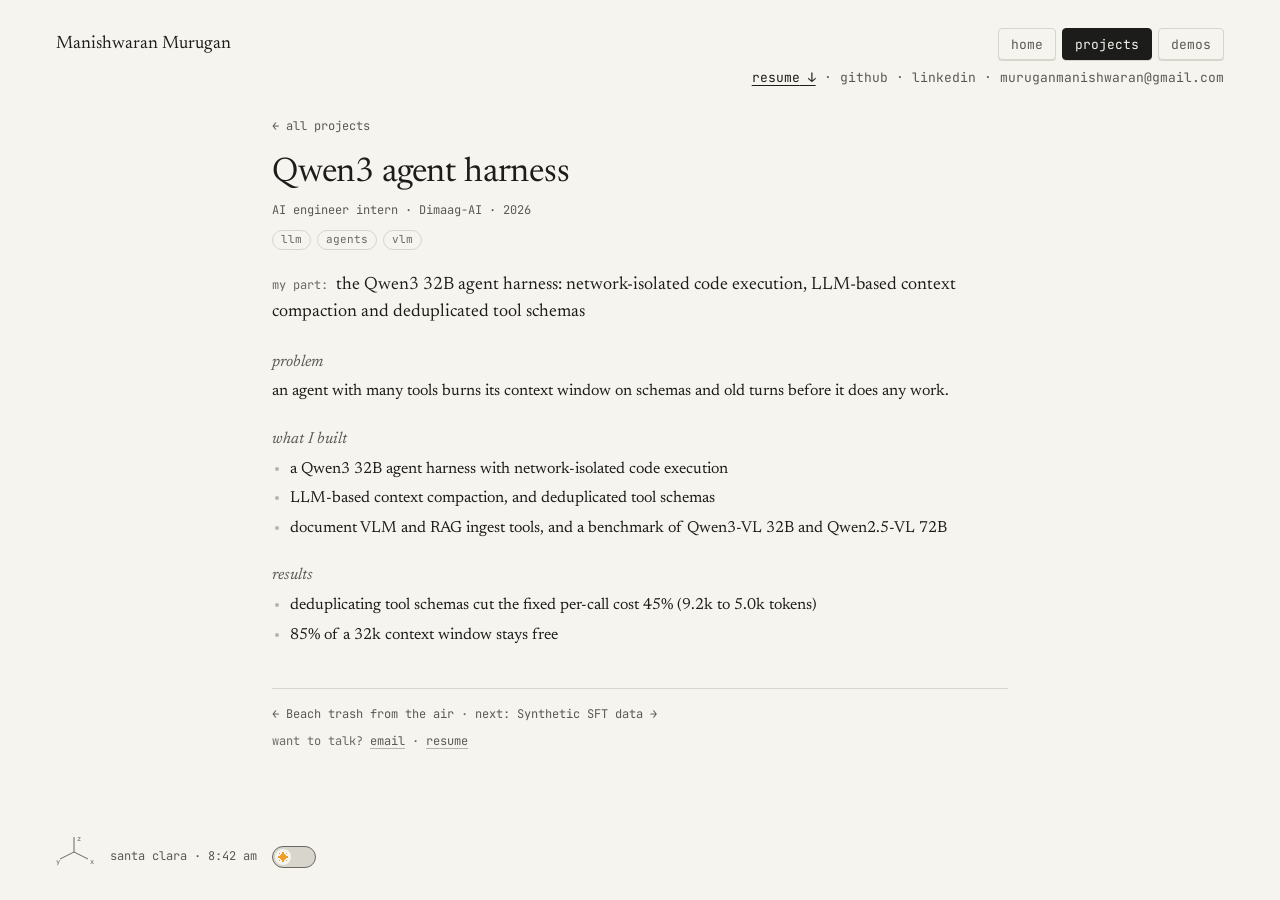
<file: projects/agent-harness.html>
<!DOCTYPE html>
<html lang="en">
<head>
  <meta charset="utf-8">
  <meta name="viewport" content="width=device-width, initial-scale=1">
  <title>Qwen3 agent harness — Manishwaran Murugan</title>
  <meta name="description" content="A harness that runs a Qwen3 32B agent with sandboxed code and context compaction.">
  <meta name="color-scheme" content="light dark">
  <link rel="canonical" href="https://manishwaranmurugan.com/projects/agent-harness.html">
  <meta name="theme-color" id="tc-light" content="#f5f4ef" media="(prefers-color-scheme: light)">
  <meta name="theme-color" id="tc-dark" content="#141413" media="(prefers-color-scheme: dark)">
  <script>var d=document.documentElement,t;try{t=localStorage.getItem("portfolio-theme")}catch(e){}if(t!=="light"&&t!=="dark")t=matchMedia("(prefers-color-scheme: dark)").matches?"dark":"light";d.dataset.theme=t</script>
  <link rel="icon" href="../favicon.svg" type="image/svg+xml">
  <link rel="apple-touch-icon" href="../apple-touch-icon.png">
  <meta property="og:type" content="website">
  <meta property="og:site_name" content="Manishwaran Murugan">
  <meta property="og:title" content="Qwen3 agent harness — Manishwaran Murugan">
  <meta property="og:description" content="A harness that runs a Qwen3 32B agent with sandboxed code and context compaction.">
  <meta property="og:url" content="https://manishwaranmurugan.com/projects/agent-harness.html">
  <meta property="og:image" content="https://manishwaranmurugan.com/og-image.png">
  <meta name="twitter:card" content="summary_large_image">
  <link rel="preconnect" href="https://fonts.googleapis.com">
  <link rel="preconnect" href="https://fonts.gstatic.com" crossorigin>
  <link href="https://fonts.googleapis.com/css2?family=JetBrains+Mono:wght@400;500&family=Newsreader:ital,opsz,wght@0,6..72,400;1,6..72,400&family=Silkscreen&display=swap" rel="stylesheet">
  <link rel="stylesheet" href="../css/style.css">
  <script defer src="../js/theme.js"></script>
  <script defer src="../js/site.js"></script>
  <script defer src="../js/back.js"></script>
</head>
<body class="sub">
  <div class="page">
    <header class="masthead slim">
      <a class="brand" href="../index.html">Manishwaran Murugan</a>
      <div class="top-r">
        <nav class="keys" aria-label="site"><a class="key" href="../index.html">home</a><a class="key" href="../projects/index.html" aria-current="page">projects</a><a class="key" href="../demos.html">demos</a></nav>
        <p class="top-links"><a id="link-resume" class="resume" href="../assets/Manishwaran-Murugan-Resume.pdf" target="_blank" rel="noopener">resume<span aria-hidden="true">&nbsp;↓</span></a><span class="sep" aria-hidden="true"> · </span><a id="link-github" href="https://github.com/Manishmrgn">github</a><span class="sep" aria-hidden="true"> · </span><a id="link-linkedin" href="https://www.linkedin.com/in/Manishmrgn">linkedin</a><span class="sep" aria-hidden="true"> · </span><a id="link-email" href="mailto:muruganmanishwaran@gmail.com">muruganmanishwaran@gmail.com</a></p>
      </div>
    </header>
    <main>
      <p class="back"><a href="index.html">← all projects</a></p>
      <article class="proj">
        <h1>Qwen3 agent harness</h1>
        <p class="proj-meta">AI engineer intern · Dimaag-AI · 2026</p>
        <ul class="proj-tags"><li>llm</li><li>agents</li><li>vlm</li></ul>
        <p class="proj-mypart"><b>my part:</b> the Qwen3 32B agent harness: network-isolated code execution, LLM-based context compaction and deduplicated tool schemas</p>
        <div class="proj-grid">
          <section><h2>problem</h2><p>an agent with many tools burns its context window on schemas and old turns before it does any work.</p></section>
          <section><h2>what I built</h2><ul><li>a Qwen3 32B agent harness with network-isolated code execution</li><li>LLM-based context compaction, and deduplicated tool schemas</li><li>document VLM and RAG ingest tools, and a benchmark of Qwen3-VL 32B and Qwen2.5-VL 72B</li></ul></section>
          <section><h2>results</h2><ul><li>deduplicating tool schemas cut the fixed per-call cost 45% (9.2k to 5.0k tokens)</li><li>85% of a 32k context window stays free</li></ul></section>
        </div>
      </article>
      <nav class="proj-pn" aria-label="more projects"><a href="debris.html" rel="prev">← Beach trash from the air</a><span aria-hidden="true"> · </span><a href="sft-data.html" rel="next">next: Synthetic SFT data →</a></nav>
      <p class="proj-talk">want to talk? <a href="mailto:muruganmanishwaran@gmail.com">email</a> · <a href="../assets/Manishwaran-Murugan-Resume.pdf" target="_blank" rel="noopener">resume</a></p>
    </main>
    <footer class="foot">
      <svg class="gizmo" viewBox="0 0 40 32" width="40" height="32" aria-hidden="true">
        <g fill="none" stroke="currentColor" stroke-width="1">
          <line x1="18" y1="18" x2="32" y2="25"/>
          <line x1="18" y1="18" x2="4" y2="25"/>
          <line x1="18" y1="18" x2="18" y2="3"/>
        </g>
        <g font-size="7" fill="currentColor">
          <text x="34" y="30">x</text>
          <text x="0" y="30">y</text>
          <text x="21" y="7">z</text>
        </g>
      </svg>
      <p class="foot-line">santa clara · <time id="clock">--:--</time> <button type="button" class="theme-sw" id="theme-toggle" role="switch" aria-checked="false" aria-label="dark mode" title="switch to dark"><span class="knob" aria-hidden="true"><svg class="sun" viewBox="0 0 10 10" width="10" height="10" shape-rendering="crispEdges" fill="currentColor"><path d="M4 0h2v1h-2zM1 1h1v1h-1zM4 1h2v1h-2zM8 1h1v1h-1zM3 2h4v1h-4zM2 3h6v1h-6zM0 4h10v1h-10zM0 5h10v1h-10zM2 6h6v1h-6zM3 7h4v1h-4zM1 8h1v1h-1zM4 8h2v1h-2zM8 8h1v1h-1zM4 9h2v1h-2z"/></svg><svg class="moon" viewBox="0 0 10 10" width="10" height="10" shape-rendering="crispEdges" fill="currentColor"><path d="M3 0h4v1h-4zM2 1h3v1h-3zM1 2h3v1h-3zM1 3h3v1h-3zM1 4h3v1h-3zM1 5h3v1h-3zM2 6h3v1h-3zM3 7h6v1h-6zM4 8h4v1h-4z"/></svg></span></button></p>
    </footer>
  </div>
</body>
</html>
</file>
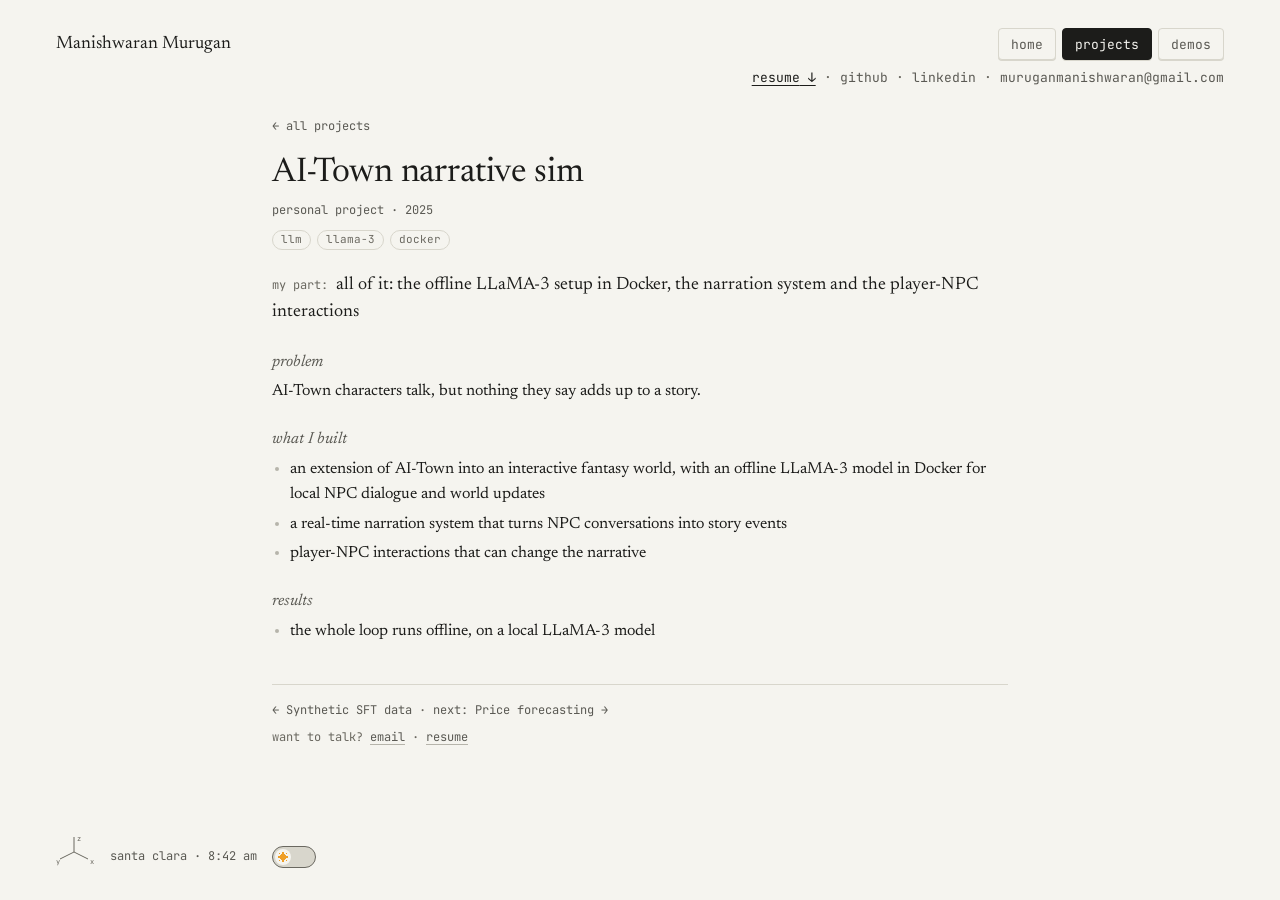
<file: projects/ai-town.html>
<!DOCTYPE html>
<html lang="en">
<head>
  <meta charset="utf-8">
  <meta name="viewport" content="width=device-width, initial-scale=1">
  <title>AI-Town narrative sim — Manishwaran Murugan</title>
  <meta name="description" content="An AI-Town fantasy world where NPC conversations turn into story events.">
  <meta name="color-scheme" content="light dark">
  <link rel="canonical" href="https://manishwaranmurugan.com/projects/ai-town.html">
  <meta name="theme-color" id="tc-light" content="#f5f4ef" media="(prefers-color-scheme: light)">
  <meta name="theme-color" id="tc-dark" content="#141413" media="(prefers-color-scheme: dark)">
  <script>var d=document.documentElement,t;try{t=localStorage.getItem("portfolio-theme")}catch(e){}if(t!=="light"&&t!=="dark")t=matchMedia("(prefers-color-scheme: dark)").matches?"dark":"light";d.dataset.theme=t</script>
  <link rel="icon" href="../favicon.svg" type="image/svg+xml">
  <link rel="apple-touch-icon" href="../apple-touch-icon.png">
  <meta property="og:type" content="website">
  <meta property="og:site_name" content="Manishwaran Murugan">
  <meta property="og:title" content="AI-Town narrative sim — Manishwaran Murugan">
  <meta property="og:description" content="An AI-Town fantasy world where NPC conversations turn into story events.">
  <meta property="og:url" content="https://manishwaranmurugan.com/projects/ai-town.html">
  <meta property="og:image" content="https://manishwaranmurugan.com/og-image.png">
  <meta name="twitter:card" content="summary_large_image">
  <link rel="preconnect" href="https://fonts.googleapis.com">
  <link rel="preconnect" href="https://fonts.gstatic.com" crossorigin>
  <link href="https://fonts.googleapis.com/css2?family=JetBrains+Mono:wght@400;500&family=Newsreader:ital,opsz,wght@0,6..72,400;1,6..72,400&family=Silkscreen&display=swap" rel="stylesheet">
  <link rel="stylesheet" href="../css/style.css">
  <script defer src="../js/theme.js"></script>
  <script defer src="../js/site.js"></script>
  <script defer src="../js/back.js"></script>
</head>
<body class="sub">
  <div class="page">
    <header class="masthead slim">
      <a class="brand" href="../index.html">Manishwaran Murugan</a>
      <div class="top-r">
        <nav class="keys" aria-label="site"><a class="key" href="../index.html">home</a><a class="key" href="../projects/index.html" aria-current="page">projects</a><a class="key" href="../demos.html">demos</a></nav>
        <p class="top-links"><a id="link-resume" class="resume" href="../assets/Manishwaran-Murugan-Resume.pdf" target="_blank" rel="noopener">resume<span aria-hidden="true">&nbsp;↓</span></a><span class="sep" aria-hidden="true"> · </span><a id="link-github" href="https://github.com/Manishmrgn">github</a><span class="sep" aria-hidden="true"> · </span><a id="link-linkedin" href="https://www.linkedin.com/in/Manishmrgn">linkedin</a><span class="sep" aria-hidden="true"> · </span><a id="link-email" href="mailto:muruganmanishwaran@gmail.com">muruganmanishwaran@gmail.com</a></p>
      </div>
    </header>
    <main>
      <p class="back"><a href="index.html">← all projects</a></p>
      <article class="proj">
        <h1>AI-Town narrative sim</h1>
        <p class="proj-meta">personal project · 2025</p>
        <ul class="proj-tags"><li>llm</li><li>llama-3</li><li>docker</li></ul>
        <p class="proj-mypart"><b>my part:</b> all of it: the offline LLaMA-3 setup in Docker, the narration system and the player-NPC interactions</p>
        <div class="proj-grid">
          <section><h2>problem</h2><p>AI-Town characters talk, but nothing they say adds up to a story.</p></section>
          <section><h2>what I built</h2><ul><li>an extension of AI-Town into an interactive fantasy world, with an offline LLaMA-3 model in Docker for local NPC dialogue and world updates</li><li>a real-time narration system that turns NPC conversations into story events</li><li>player-NPC interactions that can change the narrative</li></ul></section>
          <section><h2>results</h2><ul><li>the whole loop runs offline, on a local LLaMA-3 model</li></ul></section>
        </div>
      </article>
      <nav class="proj-pn" aria-label="more projects"><a href="sft-data.html" rel="prev">← Synthetic SFT data</a><span aria-hidden="true"> · </span><a href="price-forecasting.html" rel="next">next: Price forecasting →</a></nav>
      <p class="proj-talk">want to talk? <a href="mailto:muruganmanishwaran@gmail.com">email</a> · <a href="../assets/Manishwaran-Murugan-Resume.pdf" target="_blank" rel="noopener">resume</a></p>
    </main>
    <footer class="foot">
      <svg class="gizmo" viewBox="0 0 40 32" width="40" height="32" aria-hidden="true">
        <g fill="none" stroke="currentColor" stroke-width="1">
          <line x1="18" y1="18" x2="32" y2="25"/>
          <line x1="18" y1="18" x2="4" y2="25"/>
          <line x1="18" y1="18" x2="18" y2="3"/>
        </g>
        <g font-size="7" fill="currentColor">
          <text x="34" y="30">x</text>
          <text x="0" y="30">y</text>
          <text x="21" y="7">z</text>
        </g>
      </svg>
      <p class="foot-line">santa clara · <time id="clock">--:--</time> <button type="button" class="theme-sw" id="theme-toggle" role="switch" aria-checked="false" aria-label="dark mode" title="switch to dark"><span class="knob" aria-hidden="true"><svg class="sun" viewBox="0 0 10 10" width="10" height="10" shape-rendering="crispEdges" fill="currentColor"><path d="M4 0h2v1h-2zM1 1h1v1h-1zM4 1h2v1h-2zM8 1h1v1h-1zM3 2h4v1h-4zM2 3h6v1h-6zM0 4h10v1h-10zM0 5h10v1h-10zM2 6h6v1h-6zM3 7h4v1h-4zM1 8h1v1h-1zM4 8h2v1h-2zM8 8h1v1h-1zM4 9h2v1h-2z"/></svg><svg class="moon" viewBox="0 0 10 10" width="10" height="10" shape-rendering="crispEdges" fill="currentColor"><path d="M3 0h4v1h-4zM2 1h3v1h-3zM1 2h3v1h-3zM1 3h3v1h-3zM1 4h3v1h-3zM1 5h3v1h-3zM2 6h3v1h-3zM3 7h6v1h-6zM4 8h4v1h-4z"/></svg></span></button></p>
    </footer>
  </div>
</body>
</html>
</file>
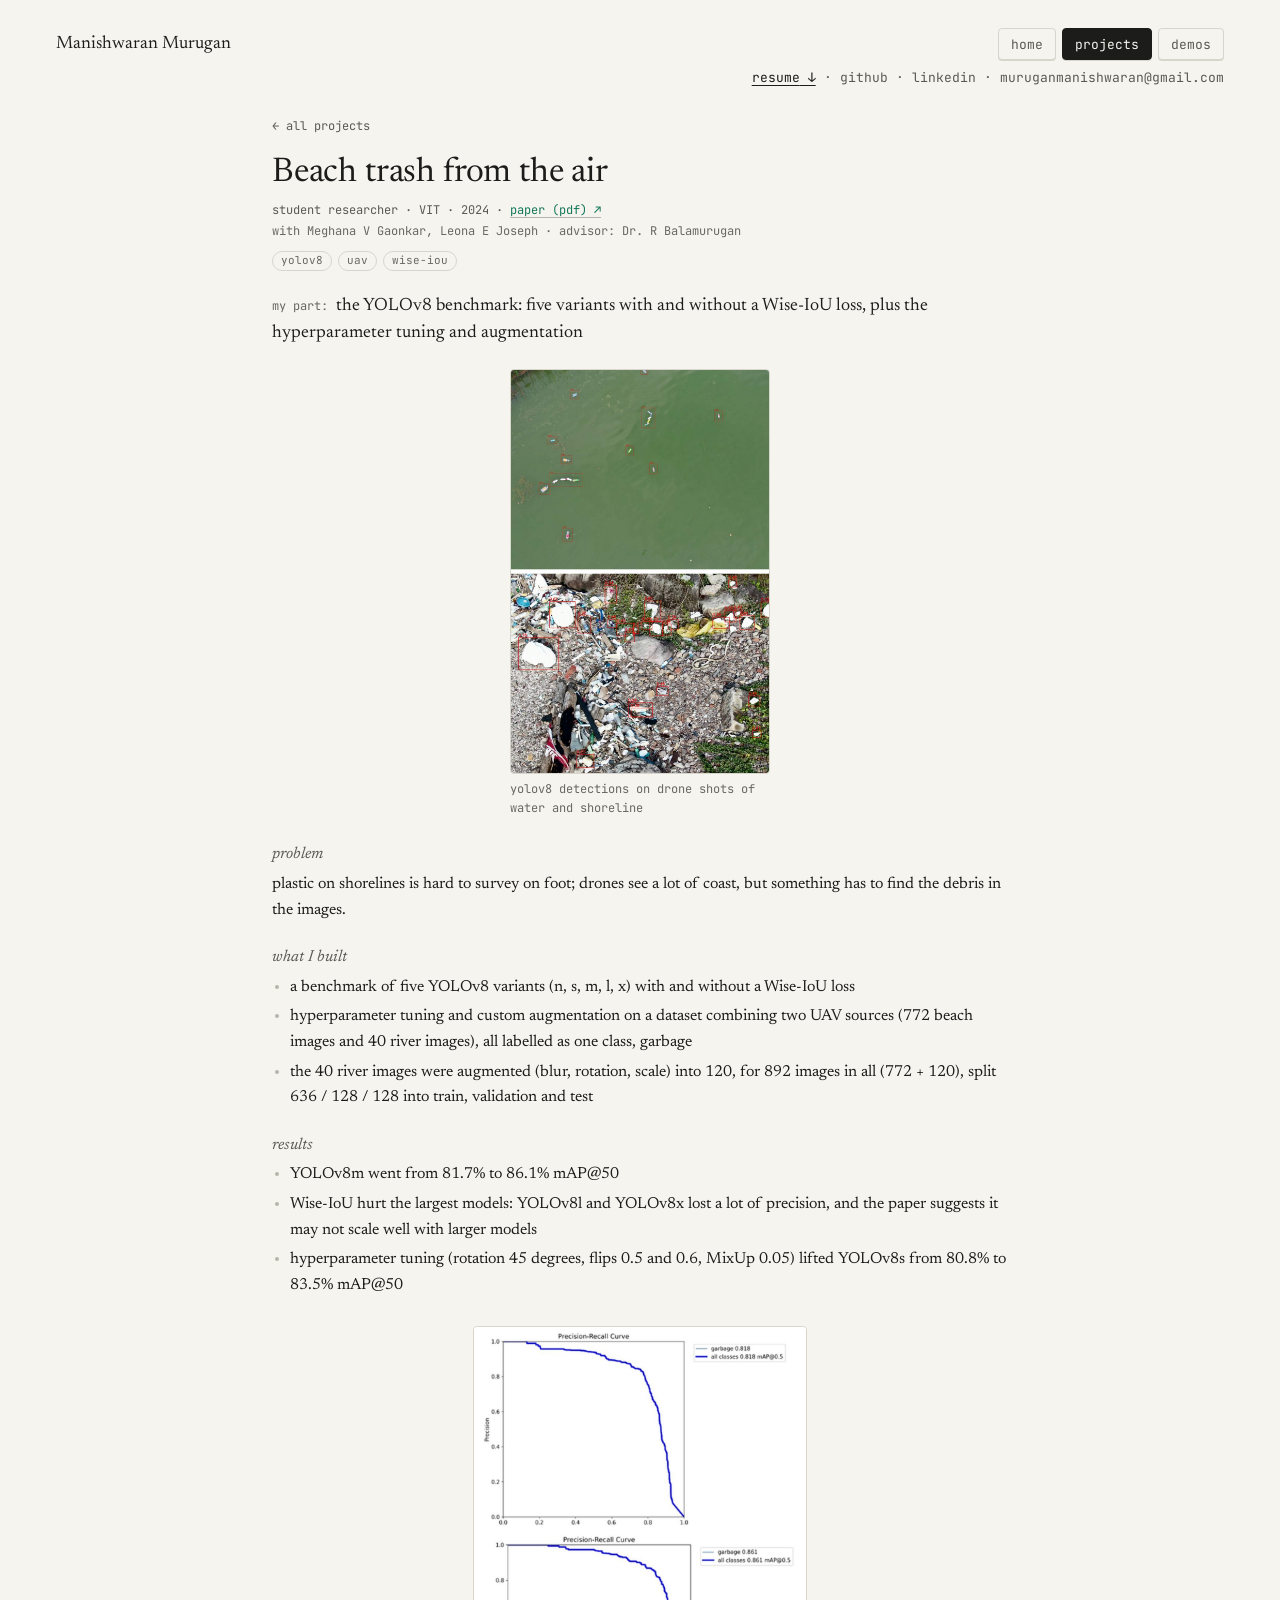
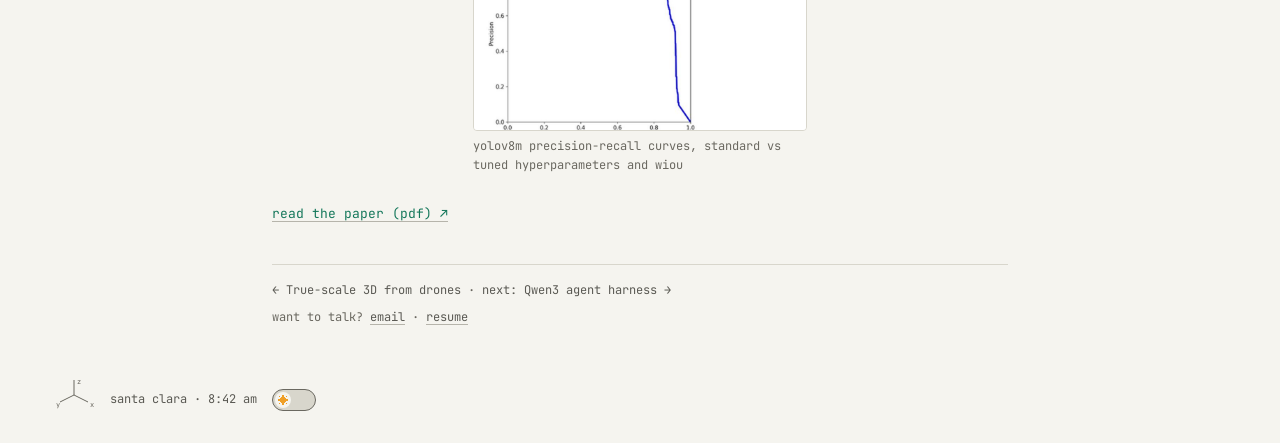
<file: projects/debris.html>
<!DOCTYPE html>
<html lang="en">
<head>
  <meta charset="utf-8">
  <meta name="viewport" content="width=device-width, initial-scale=1">
  <title>Beach trash from the air — Manishwaran Murugan</title>
  <meta name="description" content="Spotting coastal debris in drone images with YOLOv8 and Wise-IoU.">
  <meta name="color-scheme" content="light dark">
  <link rel="canonical" href="https://manishwaranmurugan.com/projects/debris.html">
  <meta name="theme-color" id="tc-light" content="#f5f4ef" media="(prefers-color-scheme: light)">
  <meta name="theme-color" id="tc-dark" content="#141413" media="(prefers-color-scheme: dark)">
  <script>var d=document.documentElement,t;try{t=localStorage.getItem("portfolio-theme")}catch(e){}if(t!=="light"&&t!=="dark")t=matchMedia("(prefers-color-scheme: dark)").matches?"dark":"light";d.dataset.theme=t</script>
  <link rel="icon" href="../favicon.svg" type="image/svg+xml">
  <link rel="apple-touch-icon" href="../apple-touch-icon.png">
  <meta property="og:type" content="website">
  <meta property="og:site_name" content="Manishwaran Murugan">
  <meta property="og:title" content="Beach trash from the air — Manishwaran Murugan">
  <meta property="og:description" content="Spotting coastal debris in drone images with YOLOv8 and Wise-IoU.">
  <meta property="og:url" content="https://manishwaranmurugan.com/projects/debris.html">
  <meta property="og:image" content="https://manishwaranmurugan.com/assets/projects/debris/detections.jpg">
  <meta name="twitter:card" content="summary_large_image">
  <link rel="preconnect" href="https://fonts.googleapis.com">
  <link rel="preconnect" href="https://fonts.gstatic.com" crossorigin>
  <link href="https://fonts.googleapis.com/css2?family=JetBrains+Mono:wght@400;500&family=Newsreader:ital,opsz,wght@0,6..72,400;1,6..72,400&family=Silkscreen&display=swap" rel="stylesheet">
  <link rel="stylesheet" href="../css/style.css">
  <script defer src="../js/theme.js"></script>
  <script defer src="../js/site.js"></script>
  <script defer src="../js/back.js"></script>
</head>
<body class="sub">
  <div class="page">
    <header class="masthead slim">
      <a class="brand" href="../index.html">Manishwaran Murugan</a>
      <div class="top-r">
        <nav class="keys" aria-label="site"><a class="key" href="../index.html">home</a><a class="key" href="../projects/index.html" aria-current="page">projects</a><a class="key" href="../demos.html">demos</a></nav>
        <p class="top-links"><a id="link-resume" class="resume" href="../assets/Manishwaran-Murugan-Resume.pdf" target="_blank" rel="noopener">resume<span aria-hidden="true">&nbsp;↓</span></a><span class="sep" aria-hidden="true"> · </span><a id="link-github" href="https://github.com/Manishmrgn">github</a><span class="sep" aria-hidden="true"> · </span><a id="link-linkedin" href="https://www.linkedin.com/in/Manishmrgn">linkedin</a><span class="sep" aria-hidden="true"> · </span><a id="link-email" href="mailto:muruganmanishwaran@gmail.com">muruganmanishwaran@gmail.com</a></p>
      </div>
    </header>
    <main>
      <p class="back"><a href="index.html">← all projects</a></p>
      <article class="proj">
        <h1>Beach trash from the air</h1>
        <p class="proj-meta">student researcher · VIT · 2024 · <a href="../assets/papers/uav-debris-paper.pdf" target="_blank" rel="noopener">paper (pdf)<span aria-hidden="true">&nbsp;↗</span></a></p>
        <p class="proj-with">with Meghana V Gaonkar, Leona E Joseph · advisor: Dr. R Balamurugan</p>
        <ul class="proj-tags"><li>yolov8</li><li>uav</li><li>wise-iou</li></ul>
        <p class="proj-mypart"><b>my part:</b> the YOLOv8 benchmark: five variants with and without a Wise-IoU loss, plus the hyperparameter tuning and augmentation</p>
        <div class="proj-hero"><figure><a href="../assets/projects/debris/detections.jpg" target="_blank" rel="noopener"><img src="../assets/projects/debris/detections.jpg" alt="two aerial photos, one of green water and one of a debris-covered shore, with red boxes and confidence scores around detected trash"></a><figcaption>yolov8 detections on drone shots of water and shoreline</figcaption></figure></div>
        <div class="proj-grid">
          <section><h2>problem</h2><p>plastic on shorelines is hard to survey on foot; drones see a lot of coast, but something has to find the debris in the images.</p></section>
          <section><h2>what I built</h2><ul><li>a benchmark of five YOLOv8 variants (n, s, m, l, x) with and without a Wise-IoU loss</li><li>hyperparameter tuning and custom augmentation on a dataset combining two UAV sources (772 beach images and 40 river images), all labelled as one class, garbage</li><li>the 40 river images were augmented (blur, rotation, scale) into 120, for 892 images in all (772 + 120), split 636 / 128 / 128 into train, validation and test</li></ul></section>
          <section><h2>results</h2><ul><li>YOLOv8m went from 81.7% to 86.1% mAP@50</li><li>Wise-IoU hurt the largest models: YOLOv8l and YOLOv8x lost a lot of precision, and the paper suggests it may not scale well with larger models</li><li>hyperparameter tuning (rotation 45 degrees, flips 0.5 and 0.6, MixUp 0.05) lifted YOLOv8s from 80.8% to 83.5% mAP@50</li></ul></section>
        </div>
        <div class="proj-figs">
          <figure><a href="../assets/projects/debris/pr-curves.jpg" target="_blank" rel="noopener"><img src="../assets/projects/debris/pr-curves.jpg" alt="two precision-recall curves for yolov8m, one at 0.818 mAP@0.5 and one at 0.861 mAP@0.5, the second hugging the top right corner more closely" loading="lazy"></a><figcaption>yolov8m precision-recall curves, standard vs tuned hyperparameters and wiou</figcaption></figure>
        </div>
        <p class="proj-pdf"><a href="../assets/papers/uav-debris-paper.pdf" target="_blank" rel="noopener">read the paper (pdf)<span aria-hidden="true">&nbsp;↗</span></a></p>
      </article>
      <nav class="proj-pn" aria-label="more projects"><a href="raster.html" rel="prev">← True-scale 3D from drones</a><span aria-hidden="true"> · </span><a href="agent-harness.html" rel="next">next: Qwen3 agent harness →</a></nav>
      <p class="proj-talk">want to talk? <a href="mailto:muruganmanishwaran@gmail.com">email</a> · <a href="../assets/Manishwaran-Murugan-Resume.pdf" target="_blank" rel="noopener">resume</a></p>
    </main>
    <footer class="foot">
      <svg class="gizmo" viewBox="0 0 40 32" width="40" height="32" aria-hidden="true">
        <g fill="none" stroke="currentColor" stroke-width="1">
          <line x1="18" y1="18" x2="32" y2="25"/>
          <line x1="18" y1="18" x2="4" y2="25"/>
          <line x1="18" y1="18" x2="18" y2="3"/>
        </g>
        <g font-size="7" fill="currentColor">
          <text x="34" y="30">x</text>
          <text x="0" y="30">y</text>
          <text x="21" y="7">z</text>
        </g>
      </svg>
      <p class="foot-line">santa clara · <time id="clock">--:--</time> <button type="button" class="theme-sw" id="theme-toggle" role="switch" aria-checked="false" aria-label="dark mode" title="switch to dark"><span class="knob" aria-hidden="true"><svg class="sun" viewBox="0 0 10 10" width="10" height="10" shape-rendering="crispEdges" fill="currentColor"><path d="M4 0h2v1h-2zM1 1h1v1h-1zM4 1h2v1h-2zM8 1h1v1h-1zM3 2h4v1h-4zM2 3h6v1h-6zM0 4h10v1h-10zM0 5h10v1h-10zM2 6h6v1h-6zM3 7h4v1h-4zM1 8h1v1h-1zM4 8h2v1h-2zM8 8h1v1h-1zM4 9h2v1h-2z"/></svg><svg class="moon" viewBox="0 0 10 10" width="10" height="10" shape-rendering="crispEdges" fill="currentColor"><path d="M3 0h4v1h-4zM2 1h3v1h-3zM1 2h3v1h-3zM1 3h3v1h-3zM1 4h3v1h-3zM1 5h3v1h-3zM2 6h3v1h-3zM3 7h6v1h-6zM4 8h4v1h-4z"/></svg></span></button></p>
    </footer>
  </div>
</body>
</html>
</file>
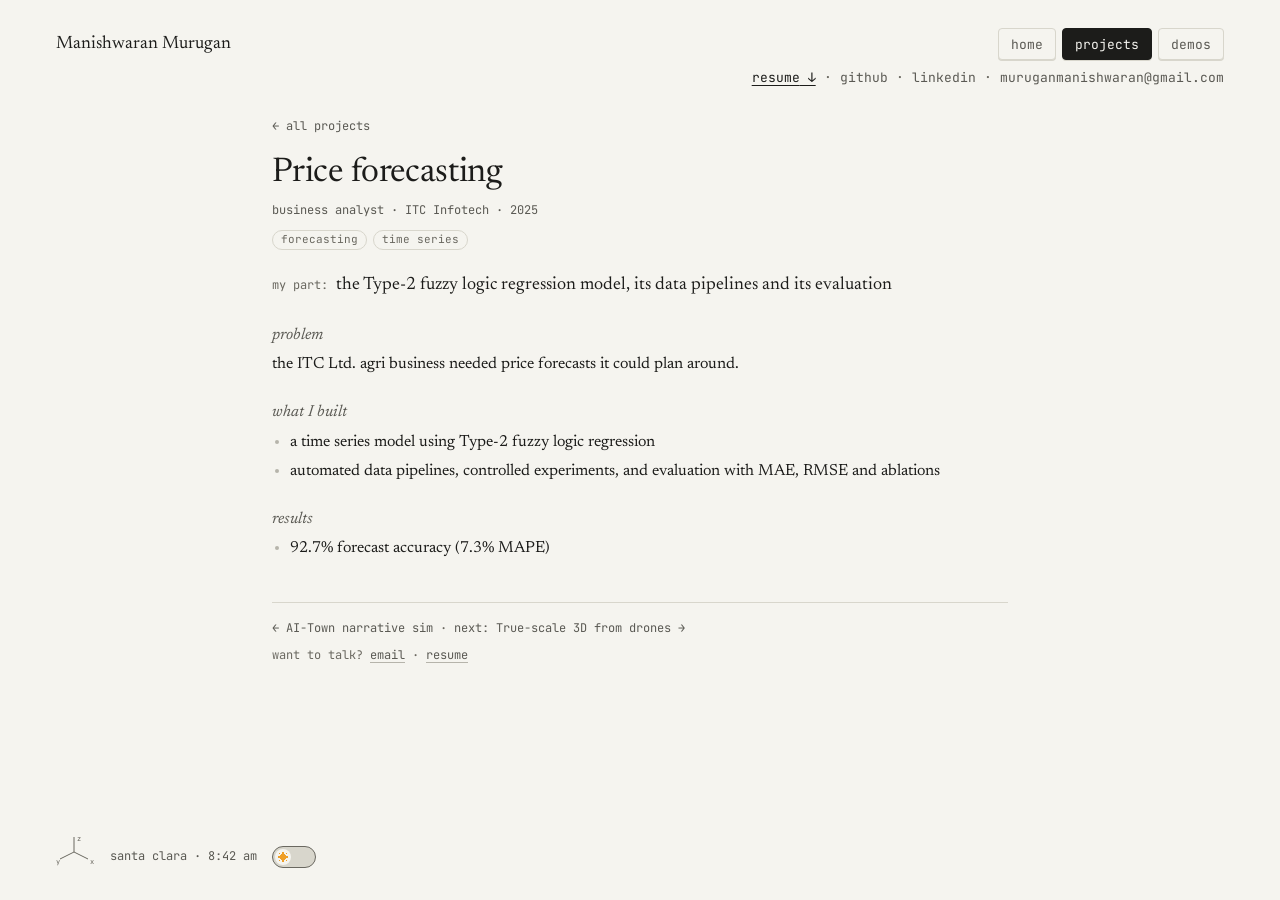
<file: projects/price-forecasting.html>
<!DOCTYPE html>
<html lang="en">
<head>
  <meta charset="utf-8">
  <meta name="viewport" content="width=device-width, initial-scale=1">
  <title>Price forecasting — Manishwaran Murugan</title>
  <meta name="description" content="Time series price forecasting for an agri business, with Type-2 fuzzy logic regression.">
  <meta name="color-scheme" content="light dark">
  <link rel="canonical" href="https://manishwaranmurugan.com/projects/price-forecasting.html">
  <meta name="theme-color" id="tc-light" content="#f5f4ef" media="(prefers-color-scheme: light)">
  <meta name="theme-color" id="tc-dark" content="#141413" media="(prefers-color-scheme: dark)">
  <script>var d=document.documentElement,t;try{t=localStorage.getItem("portfolio-theme")}catch(e){}if(t!=="light"&&t!=="dark")t=matchMedia("(prefers-color-scheme: dark)").matches?"dark":"light";d.dataset.theme=t</script>
  <link rel="icon" href="../favicon.svg" type="image/svg+xml">
  <link rel="apple-touch-icon" href="../apple-touch-icon.png">
  <meta property="og:type" content="website">
  <meta property="og:site_name" content="Manishwaran Murugan">
  <meta property="og:title" content="Price forecasting — Manishwaran Murugan">
  <meta property="og:description" content="Time series price forecasting for an agri business, with Type-2 fuzzy logic regression.">
  <meta property="og:url" content="https://manishwaranmurugan.com/projects/price-forecasting.html">
  <meta property="og:image" content="https://manishwaranmurugan.com/og-image.png">
  <meta name="twitter:card" content="summary_large_image">
  <link rel="preconnect" href="https://fonts.googleapis.com">
  <link rel="preconnect" href="https://fonts.gstatic.com" crossorigin>
  <link href="https://fonts.googleapis.com/css2?family=JetBrains+Mono:wght@400;500&family=Newsreader:ital,opsz,wght@0,6..72,400;1,6..72,400&family=Silkscreen&display=swap" rel="stylesheet">
  <link rel="stylesheet" href="../css/style.css">
  <script defer src="../js/theme.js"></script>
  <script defer src="../js/site.js"></script>
  <script defer src="../js/back.js"></script>
</head>
<body class="sub">
  <div class="page">
    <header class="masthead slim">
      <a class="brand" href="../index.html">Manishwaran Murugan</a>
      <div class="top-r">
        <nav class="keys" aria-label="site"><a class="key" href="../index.html">home</a><a class="key" href="../projects/index.html" aria-current="page">projects</a><a class="key" href="../demos.html">demos</a></nav>
        <p class="top-links"><a id="link-resume" class="resume" href="../assets/Manishwaran-Murugan-Resume.pdf" target="_blank" rel="noopener">resume<span aria-hidden="true">&nbsp;↓</span></a><span class="sep" aria-hidden="true"> · </span><a id="link-github" href="https://github.com/Manishmrgn">github</a><span class="sep" aria-hidden="true"> · </span><a id="link-linkedin" href="https://www.linkedin.com/in/Manishmrgn">linkedin</a><span class="sep" aria-hidden="true"> · </span><a id="link-email" href="mailto:muruganmanishwaran@gmail.com">muruganmanishwaran@gmail.com</a></p>
      </div>
    </header>
    <main>
      <p class="back"><a href="index.html">← all projects</a></p>
      <article class="proj">
        <h1>Price forecasting</h1>
        <p class="proj-meta">business analyst · ITC Infotech · 2025</p>
        <ul class="proj-tags"><li>forecasting</li><li>time series</li></ul>
        <p class="proj-mypart"><b>my part:</b> the Type-2 fuzzy logic regression model, its data pipelines and its evaluation</p>
        <div class="proj-grid">
          <section><h2>problem</h2><p>the ITC Ltd. agri business needed price forecasts it could plan around.</p></section>
          <section><h2>what I built</h2><ul><li>a time series model using Type-2 fuzzy logic regression</li><li>automated data pipelines, controlled experiments, and evaluation with MAE, RMSE and ablations</li></ul></section>
          <section><h2>results</h2><ul><li>92.7% forecast accuracy (7.3% MAPE)</li></ul></section>
        </div>
      </article>
      <nav class="proj-pn" aria-label="more projects"><a href="ai-town.html" rel="prev">← AI-Town narrative sim</a><span aria-hidden="true"> · </span><a href="raster.html" rel="next">next: True-scale 3D from drones →</a></nav>
      <p class="proj-talk">want to talk? <a href="mailto:muruganmanishwaran@gmail.com">email</a> · <a href="../assets/Manishwaran-Murugan-Resume.pdf" target="_blank" rel="noopener">resume</a></p>
    </main>
    <footer class="foot">
      <svg class="gizmo" viewBox="0 0 40 32" width="40" height="32" aria-hidden="true">
        <g fill="none" stroke="currentColor" stroke-width="1">
          <line x1="18" y1="18" x2="32" y2="25"/>
          <line x1="18" y1="18" x2="4" y2="25"/>
          <line x1="18" y1="18" x2="18" y2="3"/>
        </g>
        <g font-size="7" fill="currentColor">
          <text x="34" y="30">x</text>
          <text x="0" y="30">y</text>
          <text x="21" y="7">z</text>
        </g>
      </svg>
      <p class="foot-line">santa clara · <time id="clock">--:--</time> <button type="button" class="theme-sw" id="theme-toggle" role="switch" aria-checked="false" aria-label="dark mode" title="switch to dark"><span class="knob" aria-hidden="true"><svg class="sun" viewBox="0 0 10 10" width="10" height="10" shape-rendering="crispEdges" fill="currentColor"><path d="M4 0h2v1h-2zM1 1h1v1h-1zM4 1h2v1h-2zM8 1h1v1h-1zM3 2h4v1h-4zM2 3h6v1h-6zM0 4h10v1h-10zM0 5h10v1h-10zM2 6h6v1h-6zM3 7h4v1h-4zM1 8h1v1h-1zM4 8h2v1h-2zM8 8h1v1h-1zM4 9h2v1h-2z"/></svg><svg class="moon" viewBox="0 0 10 10" width="10" height="10" shape-rendering="crispEdges" fill="currentColor"><path d="M3 0h4v1h-4zM2 1h3v1h-3zM1 2h3v1h-3zM1 3h3v1h-3zM1 4h3v1h-3zM1 5h3v1h-3zM2 6h3v1h-3zM3 7h6v1h-6zM4 8h4v1h-4z"/></svg></span></button></p>
    </footer>
  </div>
</body>
</html>
</file>
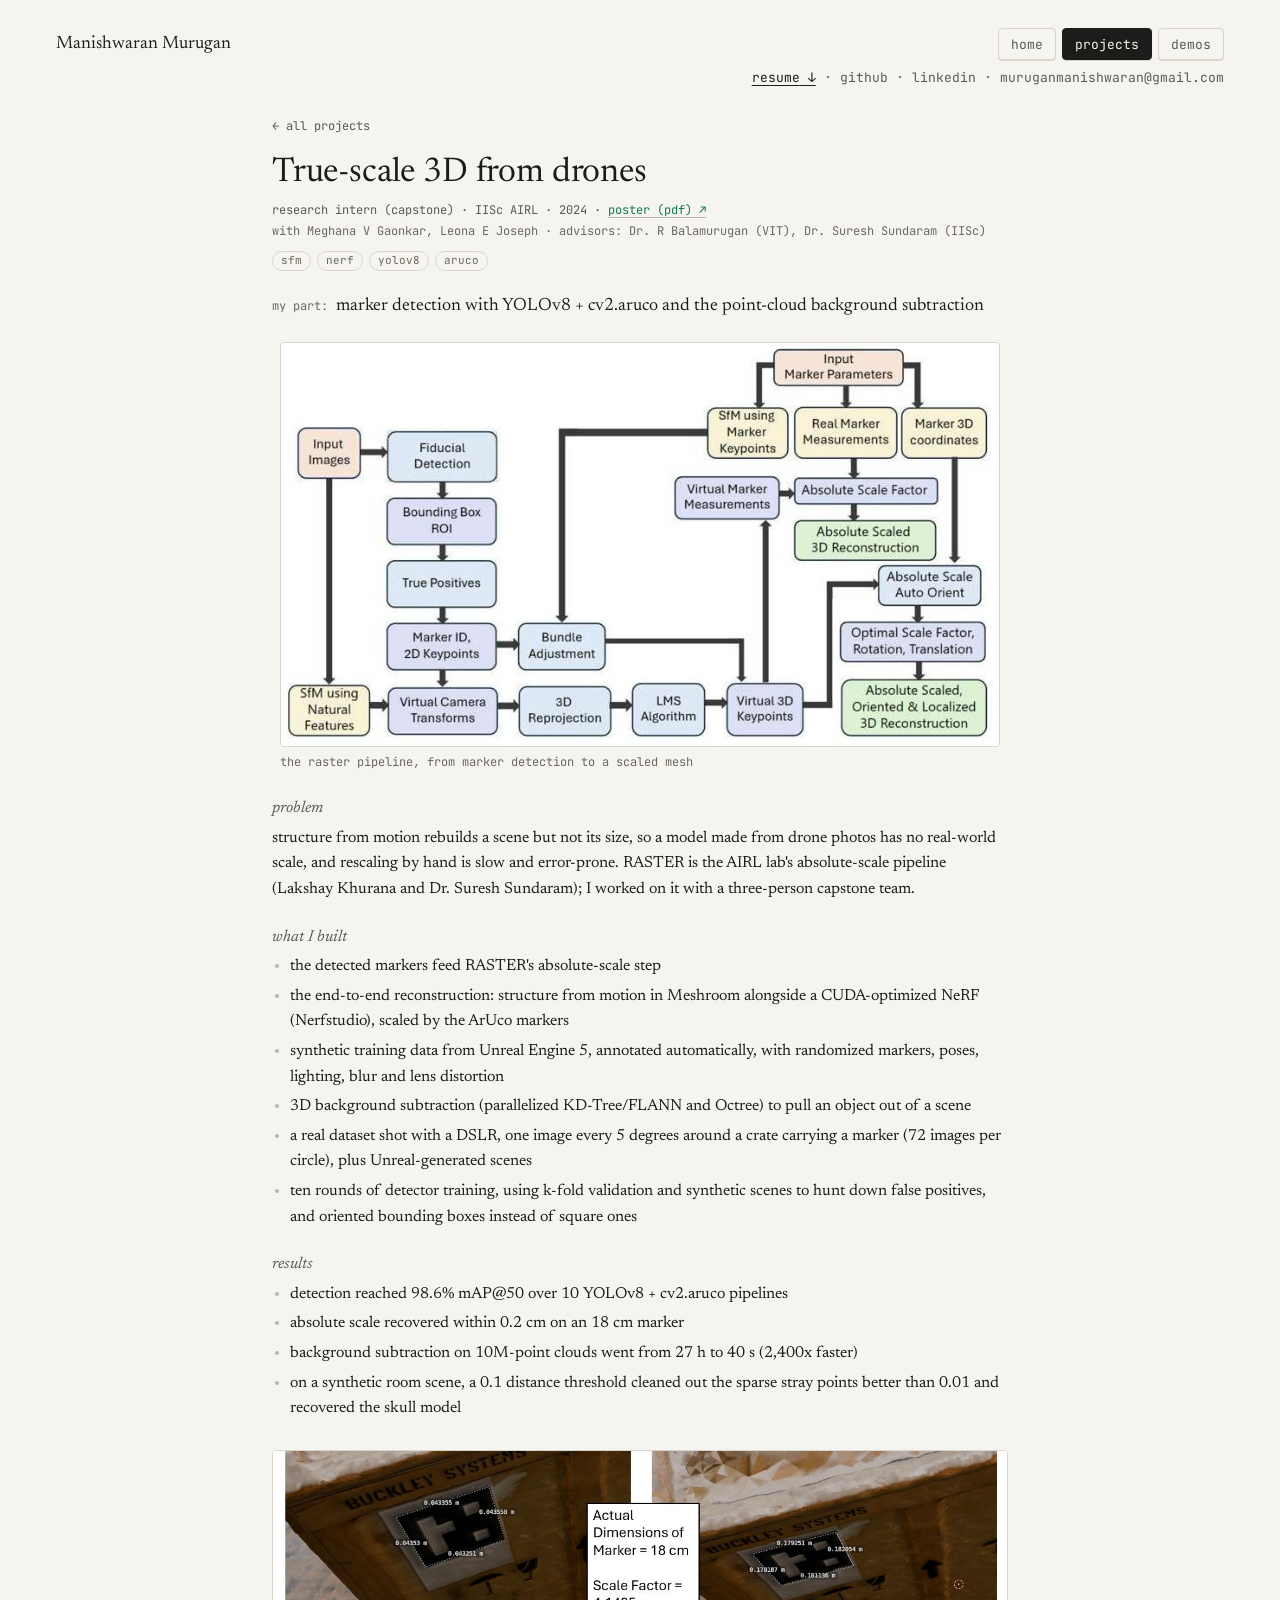
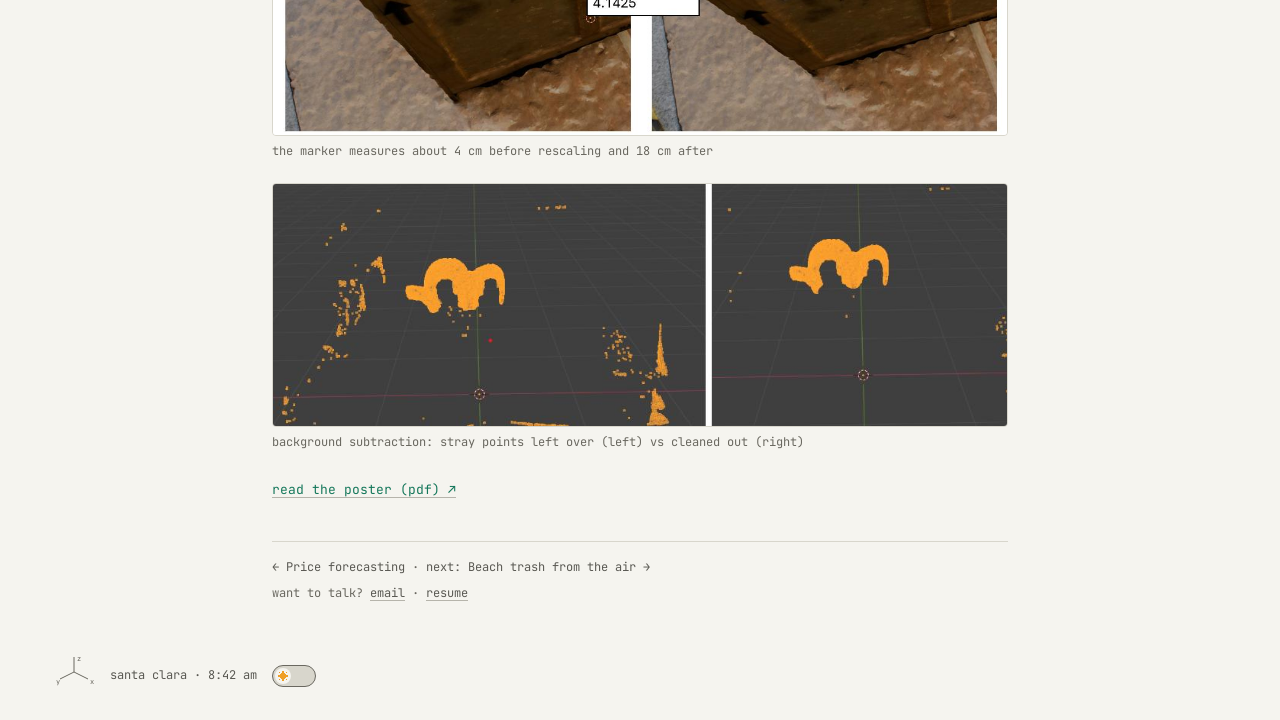
<file: projects/raster.html>
<!DOCTYPE html>
<html lang="en">
<head>
  <meta charset="utf-8">
  <meta name="viewport" content="width=device-width, initial-scale=1">
  <title>True-scale 3D from drones — Manishwaran Murugan</title>
  <meta name="description" content="Marker detection and 3D cleanup that give drone reconstructions real-world scale.">
  <meta name="color-scheme" content="light dark">
  <link rel="canonical" href="https://manishwaranmurugan.com/projects/raster.html">
  <meta name="theme-color" id="tc-light" content="#f5f4ef" media="(prefers-color-scheme: light)">
  <meta name="theme-color" id="tc-dark" content="#141413" media="(prefers-color-scheme: dark)">
  <script>var d=document.documentElement,t;try{t=localStorage.getItem("portfolio-theme")}catch(e){}if(t!=="light"&&t!=="dark")t=matchMedia("(prefers-color-scheme: dark)").matches?"dark":"light";d.dataset.theme=t</script>
  <link rel="icon" href="../favicon.svg" type="image/svg+xml">
  <link rel="apple-touch-icon" href="../apple-touch-icon.png">
  <meta property="og:type" content="website">
  <meta property="og:site_name" content="Manishwaran Murugan">
  <meta property="og:title" content="True-scale 3D from drones — Manishwaran Murugan">
  <meta property="og:description" content="Marker detection and 3D cleanup that give drone reconstructions real-world scale.">
  <meta property="og:url" content="https://manishwaranmurugan.com/projects/raster.html">
  <meta property="og:image" content="https://manishwaranmurugan.com/assets/projects/raster/pipeline.jpg">
  <meta name="twitter:card" content="summary_large_image">
  <link rel="preconnect" href="https://fonts.googleapis.com">
  <link rel="preconnect" href="https://fonts.gstatic.com" crossorigin>
  <link href="https://fonts.googleapis.com/css2?family=JetBrains+Mono:wght@400;500&family=Newsreader:ital,opsz,wght@0,6..72,400;1,6..72,400&family=Silkscreen&display=swap" rel="stylesheet">
  <link rel="stylesheet" href="../css/style.css">
  <script defer src="../js/theme.js"></script>
  <script defer src="../js/site.js"></script>
  <script defer src="../js/back.js"></script>
</head>
<body class="sub">
  <div class="page">
    <header class="masthead slim">
      <a class="brand" href="../index.html">Manishwaran Murugan</a>
      <div class="top-r">
        <nav class="keys" aria-label="site"><a class="key" href="../index.html">home</a><a class="key" href="../projects/index.html" aria-current="page">projects</a><a class="key" href="../demos.html">demos</a></nav>
        <p class="top-links"><a id="link-resume" class="resume" href="../assets/Manishwaran-Murugan-Resume.pdf" target="_blank" rel="noopener">resume<span aria-hidden="true">&nbsp;↓</span></a><span class="sep" aria-hidden="true"> · </span><a id="link-github" href="https://github.com/Manishmrgn">github</a><span class="sep" aria-hidden="true"> · </span><a id="link-linkedin" href="https://www.linkedin.com/in/Manishmrgn">linkedin</a><span class="sep" aria-hidden="true"> · </span><a id="link-email" href="mailto:muruganmanishwaran@gmail.com">muruganmanishwaran@gmail.com</a></p>
      </div>
    </header>
    <main>
      <p class="back"><a href="index.html">← all projects</a></p>
      <article class="proj">
        <h1>True-scale 3D from drones</h1>
        <p class="proj-meta">research intern (capstone) · IISc AIRL · 2024 · <a href="../assets/papers/raster-poster.pdf" target="_blank" rel="noopener">poster (pdf)<span aria-hidden="true">&nbsp;↗</span></a></p>
        <p class="proj-with">with Meghana V Gaonkar, Leona E Joseph · advisors: Dr. R Balamurugan (VIT), Dr. Suresh Sundaram (IISc)</p>
        <ul class="proj-tags"><li>sfm</li><li>nerf</li><li>yolov8</li><li>aruco</li></ul>
        <p class="proj-mypart"><b>my part:</b> marker detection with YOLOv8 + cv2.aruco and the point-cloud background subtraction</p>
        <div class="proj-hero"><figure><a href="../assets/projects/raster/pipeline.jpg" target="_blank" rel="noopener"><img src="../assets/projects/raster/pipeline.jpg" alt="flow diagram of the RASTER pipeline from input images and fiducial detection to an absolute-scaled, oriented 3D reconstruction"></a><figcaption>the raster pipeline, from marker detection to a scaled mesh</figcaption></figure></div>
        <div class="proj-grid">
          <section><h2>problem</h2><p>structure from motion rebuilds a scene but not its size, so a model made from drone photos has no real-world scale, and rescaling by hand is slow and error-prone. RASTER is the AIRL lab&#39;s absolute-scale pipeline (Lakshay Khurana and Dr. Suresh Sundaram); I worked on it with a three-person capstone team.</p></section>
          <section><h2>what I built</h2><ul><li>the detected markers feed RASTER&#39;s absolute-scale step</li><li>the end-to-end reconstruction: structure from motion in Meshroom alongside a CUDA-optimized NeRF (Nerfstudio), scaled by the ArUco markers</li><li>synthetic training data from Unreal Engine 5, annotated automatically, with randomized markers, poses, lighting, blur and lens distortion</li><li>3D background subtraction (parallelized KD-Tree/FLANN and Octree) to pull an object out of a scene</li><li>a real dataset shot with a DSLR, one image every 5 degrees around a crate carrying a marker (72 images per circle), plus Unreal-generated scenes</li><li>ten rounds of detector training, using k-fold validation and synthetic scenes to hunt down false positives, and oriented bounding boxes instead of square ones</li></ul></section>
          <section><h2>results</h2><ul><li>detection reached 98.6% mAP@50 over 10 YOLOv8 + cv2.aruco pipelines</li><li>absolute scale recovered within 0.2 cm on an 18 cm marker</li><li>background subtraction on 10M-point clouds went from 27 h to 40 s (2,400x faster)</li><li>on a synthetic room scene, a 0.1 distance threshold cleaned out the sparse stray points better than 0.01 and recovered the skull model</li></ul></section>
        </div>
        <div class="proj-figs">
          <figure><a href="../assets/projects/raster/rescaled.jpg" target="_blank" rel="noopener"><img src="../assets/projects/raster/rescaled.jpg" alt="two views of a crate mesh with an aruco marker, measured before and after rescaling, with an 18 cm real marker and a scale factor of 4.1425" loading="lazy"></a><figcaption>the marker measures about 4 cm before rescaling and 18 cm after</figcaption></figure>
          <figure><a href="../assets/projects/raster/clouds.jpg" target="_blank" rel="noopener"><img src="../assets/projects/raster/clouds.jpg" alt="two point clouds of a skull model in orange: the left one still has stray points scattered around it, the right one is clean" loading="lazy"></a><figcaption>background subtraction: stray points left over (left) vs cleaned out (right)</figcaption></figure>
        </div>
        <p class="proj-pdf"><a href="../assets/papers/raster-poster.pdf" target="_blank" rel="noopener">read the poster (pdf)<span aria-hidden="true">&nbsp;↗</span></a></p>
      </article>
      <nav class="proj-pn" aria-label="more projects"><a href="price-forecasting.html" rel="prev">← Price forecasting</a><span aria-hidden="true"> · </span><a href="debris.html" rel="next">next: Beach trash from the air →</a></nav>
      <p class="proj-talk">want to talk? <a href="mailto:muruganmanishwaran@gmail.com">email</a> · <a href="../assets/Manishwaran-Murugan-Resume.pdf" target="_blank" rel="noopener">resume</a></p>
    </main>
    <footer class="foot">
      <svg class="gizmo" viewBox="0 0 40 32" width="40" height="32" aria-hidden="true">
        <g fill="none" stroke="currentColor" stroke-width="1">
          <line x1="18" y1="18" x2="32" y2="25"/>
          <line x1="18" y1="18" x2="4" y2="25"/>
          <line x1="18" y1="18" x2="18" y2="3"/>
        </g>
        <g font-size="7" fill="currentColor">
          <text x="34" y="30">x</text>
          <text x="0" y="30">y</text>
          <text x="21" y="7">z</text>
        </g>
      </svg>
      <p class="foot-line">santa clara · <time id="clock">--:--</time> <button type="button" class="theme-sw" id="theme-toggle" role="switch" aria-checked="false" aria-label="dark mode" title="switch to dark"><span class="knob" aria-hidden="true"><svg class="sun" viewBox="0 0 10 10" width="10" height="10" shape-rendering="crispEdges" fill="currentColor"><path d="M4 0h2v1h-2zM1 1h1v1h-1zM4 1h2v1h-2zM8 1h1v1h-1zM3 2h4v1h-4zM2 3h6v1h-6zM0 4h10v1h-10zM0 5h10v1h-10zM2 6h6v1h-6zM3 7h4v1h-4zM1 8h1v1h-1zM4 8h2v1h-2zM8 8h1v1h-1zM4 9h2v1h-2z"/></svg><svg class="moon" viewBox="0 0 10 10" width="10" height="10" shape-rendering="crispEdges" fill="currentColor"><path d="M3 0h4v1h-4zM2 1h3v1h-3zM1 2h3v1h-3zM1 3h3v1h-3zM1 4h3v1h-3zM1 5h3v1h-3zM2 6h3v1h-3zM3 7h6v1h-6zM4 8h4v1h-4z"/></svg></span></button></p>
    </footer>
  </div>
</body>
</html>
</file>
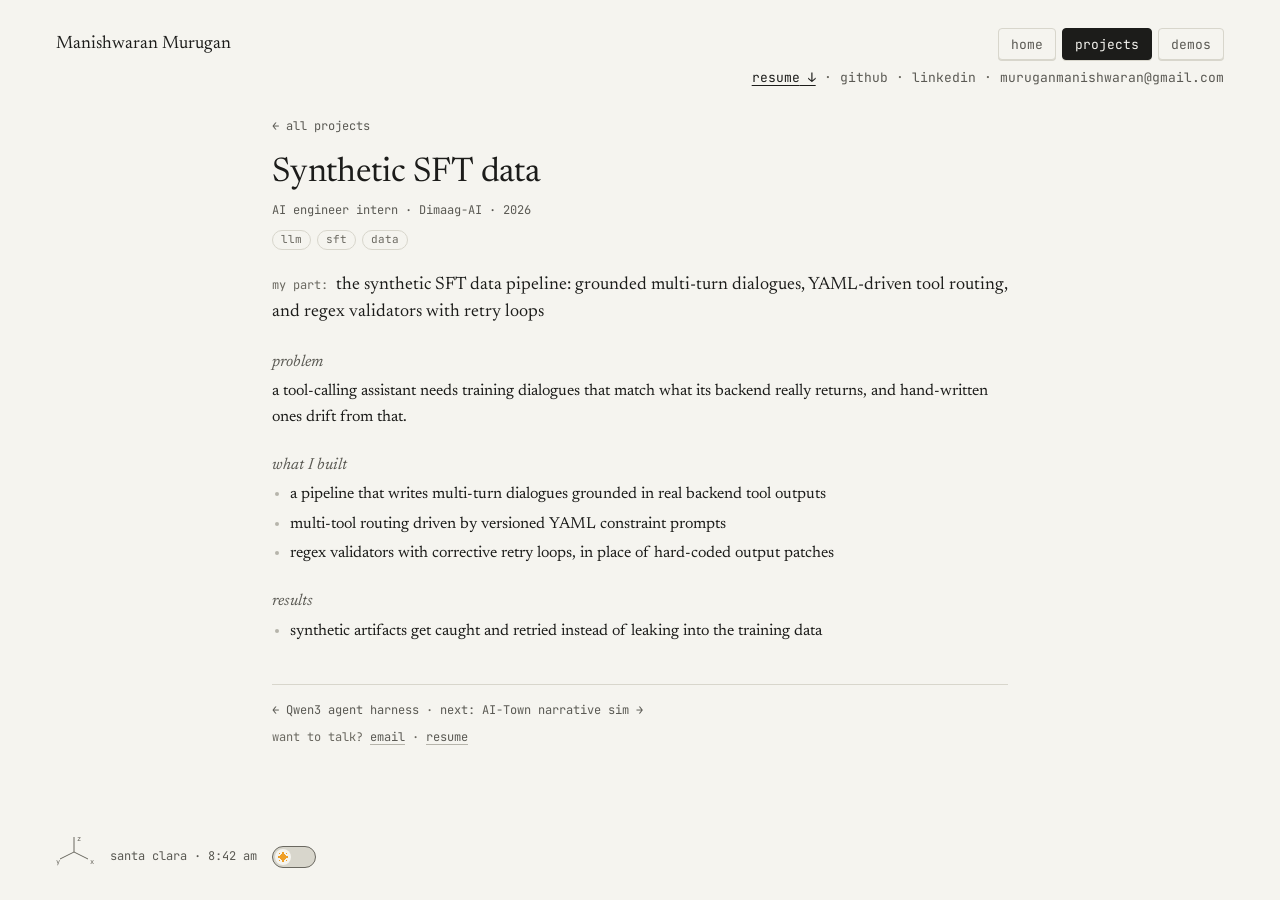
<file: projects/sft-data.html>
<!DOCTYPE html>
<html lang="en">
<head>
  <meta charset="utf-8">
  <meta name="viewport" content="width=device-width, initial-scale=1">
  <title>Synthetic SFT data — Manishwaran Murugan</title>
  <meta name="description" content="Generating fine-tuning data for a domain-specific LLM tool-calling assistant.">
  <meta name="color-scheme" content="light dark">
  <link rel="canonical" href="https://manishwaranmurugan.com/projects/sft-data.html">
  <meta name="theme-color" id="tc-light" content="#f5f4ef" media="(prefers-color-scheme: light)">
  <meta name="theme-color" id="tc-dark" content="#141413" media="(prefers-color-scheme: dark)">
  <script>var d=document.documentElement,t;try{t=localStorage.getItem("portfolio-theme")}catch(e){}if(t!=="light"&&t!=="dark")t=matchMedia("(prefers-color-scheme: dark)").matches?"dark":"light";d.dataset.theme=t</script>
  <link rel="icon" href="../favicon.svg" type="image/svg+xml">
  <link rel="apple-touch-icon" href="../apple-touch-icon.png">
  <meta property="og:type" content="website">
  <meta property="og:site_name" content="Manishwaran Murugan">
  <meta property="og:title" content="Synthetic SFT data — Manishwaran Murugan">
  <meta property="og:description" content="Generating fine-tuning data for a domain-specific LLM tool-calling assistant.">
  <meta property="og:url" content="https://manishwaranmurugan.com/projects/sft-data.html">
  <meta property="og:image" content="https://manishwaranmurugan.com/og-image.png">
  <meta name="twitter:card" content="summary_large_image">
  <link rel="preconnect" href="https://fonts.googleapis.com">
  <link rel="preconnect" href="https://fonts.gstatic.com" crossorigin>
  <link href="https://fonts.googleapis.com/css2?family=JetBrains+Mono:wght@400;500&family=Newsreader:ital,opsz,wght@0,6..72,400;1,6..72,400&family=Silkscreen&display=swap" rel="stylesheet">
  <link rel="stylesheet" href="../css/style.css">
  <script defer src="../js/theme.js"></script>
  <script defer src="../js/site.js"></script>
  <script defer src="../js/back.js"></script>
</head>
<body class="sub">
  <div class="page">
    <header class="masthead slim">
      <a class="brand" href="../index.html">Manishwaran Murugan</a>
      <div class="top-r">
        <nav class="keys" aria-label="site"><a class="key" href="../index.html">home</a><a class="key" href="../projects/index.html" aria-current="page">projects</a><a class="key" href="../demos.html">demos</a></nav>
        <p class="top-links"><a id="link-resume" class="resume" href="../assets/Manishwaran-Murugan-Resume.pdf" target="_blank" rel="noopener">resume<span aria-hidden="true">&nbsp;↓</span></a><span class="sep" aria-hidden="true"> · </span><a id="link-github" href="https://github.com/Manishmrgn">github</a><span class="sep" aria-hidden="true"> · </span><a id="link-linkedin" href="https://www.linkedin.com/in/Manishmrgn">linkedin</a><span class="sep" aria-hidden="true"> · </span><a id="link-email" href="mailto:muruganmanishwaran@gmail.com">muruganmanishwaran@gmail.com</a></p>
      </div>
    </header>
    <main>
      <p class="back"><a href="index.html">← all projects</a></p>
      <article class="proj">
        <h1>Synthetic SFT data</h1>
        <p class="proj-meta">AI engineer intern · Dimaag-AI · 2026</p>
        <ul class="proj-tags"><li>llm</li><li>sft</li><li>data</li></ul>
        <p class="proj-mypart"><b>my part:</b> the synthetic SFT data pipeline: grounded multi-turn dialogues, YAML-driven tool routing, and regex validators with retry loops</p>
        <div class="proj-grid">
          <section><h2>problem</h2><p>a tool-calling assistant needs training dialogues that match what its backend really returns, and hand-written ones drift from that.</p></section>
          <section><h2>what I built</h2><ul><li>a pipeline that writes multi-turn dialogues grounded in real backend tool outputs</li><li>multi-tool routing driven by versioned YAML constraint prompts</li><li>regex validators with corrective retry loops, in place of hard-coded output patches</li></ul></section>
          <section><h2>results</h2><ul><li>synthetic artifacts get caught and retried instead of leaking into the training data</li></ul></section>
        </div>
      </article>
      <nav class="proj-pn" aria-label="more projects"><a href="agent-harness.html" rel="prev">← Qwen3 agent harness</a><span aria-hidden="true"> · </span><a href="ai-town.html" rel="next">next: AI-Town narrative sim →</a></nav>
      <p class="proj-talk">want to talk? <a href="mailto:muruganmanishwaran@gmail.com">email</a> · <a href="../assets/Manishwaran-Murugan-Resume.pdf" target="_blank" rel="noopener">resume</a></p>
    </main>
    <footer class="foot">
      <svg class="gizmo" viewBox="0 0 40 32" width="40" height="32" aria-hidden="true">
        <g fill="none" stroke="currentColor" stroke-width="1">
          <line x1="18" y1="18" x2="32" y2="25"/>
          <line x1="18" y1="18" x2="4" y2="25"/>
          <line x1="18" y1="18" x2="18" y2="3"/>
        </g>
        <g font-size="7" fill="currentColor">
          <text x="34" y="30">x</text>
          <text x="0" y="30">y</text>
          <text x="21" y="7">z</text>
        </g>
      </svg>
      <p class="foot-line">santa clara · <time id="clock">--:--</time> <button type="button" class="theme-sw" id="theme-toggle" role="switch" aria-checked="false" aria-label="dark mode" title="switch to dark"><span class="knob" aria-hidden="true"><svg class="sun" viewBox="0 0 10 10" width="10" height="10" shape-rendering="crispEdges" fill="currentColor"><path d="M4 0h2v1h-2zM1 1h1v1h-1zM4 1h2v1h-2zM8 1h1v1h-1zM3 2h4v1h-4zM2 3h6v1h-6zM0 4h10v1h-10zM0 5h10v1h-10zM2 6h6v1h-6zM3 7h4v1h-4zM1 8h1v1h-1zM4 8h2v1h-2zM8 8h1v1h-1zM4 9h2v1h-2z"/></svg><svg class="moon" viewBox="0 0 10 10" width="10" height="10" shape-rendering="crispEdges" fill="currentColor"><path d="M3 0h4v1h-4zM2 1h3v1h-3zM1 2h3v1h-3zM1 3h3v1h-3zM1 4h3v1h-3zM1 5h3v1h-3zM2 6h3v1h-3zM3 7h6v1h-6zM4 8h4v1h-4z"/></svg></span></button></p>
    </footer>
  </div>
</body>
</html>
</file>
<file: css/style.css>
/* ───────── tokens ───────── */
:root {
  --paper: #f5f4ef;
  --ink: #1c1c1a;
  --ink-2: #5a5953;
  --ink-3: #6a6860;   /* text, >=4.5:1 on paper */
  --ink-4: #b6b4ab;   /* rules and borders only, never text */
  --line: #d8d6cc;
  --accent: #1d9e75;   /* everything the model believes: canvas fills, lines, focus ring */
  --accent-text: #14775a;   /* same hue, dark enough for small text */
  --dog: #d85a30;
  --dog-text: #b8431f;
  --band: #d7e8de;   /* accent at 14% on paper, behind the context line */

  /* canvas palette — read by js/dog.js */
  --tile-top: #eceae2;  --tile-left: #d6d4ca;  --tile-right: #c4c2b7;  --tile-line: #cbc9be;
  --gap: #2a2a27;
  --wall-top: #b9b7ae;  --wall-left: #9d9b92;  --wall-right: #84827a;
  --bridge-top: #dcc9a3;  --bridge-left: #c2ad84;  --bridge-right: #a8946c;
  --ice-top: #d3e8f4;  --ice-left: #b4d3e6;  --ice-right: #9cc0d6;
  --mud-top: #a8825f;  --mud-left: #8c6a4b;  --mud-right: #74573d;
  --dog-top: #f0997b;  --dog-left: #d85a30;  --dog-right: #993c1d;
  --ear-top: #993c1d;  --ear-left: #7c2f16;  --ear-right: #63250f;
  --amber-top: #fac775;  --amber-left: #ef9f27;  --amber-right: #ba7517;
  --collar: #b3261e;
  --golf-0: #1d9e75;  --golf-1: #5dcaa5;  --golf-2: #9fe1cb;  --golf-3: #c0dd97;  --golf-4: #eaf3de;   /* golf course by height, low to high — read by js/golf.js */

  --serif: "Newsreader", "Iowan Old Style", Georgia, serif;
  --mono: "JetBrains Mono", ui-monospace, "SF Mono", Menlo, Consolas, monospace;
  --pad-x: clamp(24px, 4.4vw, 64px);
}

/* dark palette: when the OS asks for it (unless the visitor forced light), or when the visitor forced it. js/theme.js sets html[data-theme]. */
@media (prefers-color-scheme: dark) {
  :root:not([data-theme="light"]) {
      --paper: #161614;
      --ink: #e8e6dd;
      --ink-2: #a9a79e;
      --ink-3: #8f8d85;
      --ink-4: #53524d;
      --accent-text: #1d9e75;
      --dog-text: #d85a30;
      --band: #172922;
      --line: #33322e;
      --tile-top: #2b2a27;  --tile-left: #232220;  --tile-right: #1c1b19;  --tile-line: #3a3935;
      --gap: #080807;
      --wall-top: #5d5b55;  --wall-left: #4a4944;  --wall-right: #3b3a36;
      --bridge-top: #8a7650;  --bridge-left: #6f5e3f;  --bridge-right: #574a31;
      --ice-top: #3d5a6b;  --ice-left: #314a59;  --ice-right: #273c49;
      --mud-top: #5c4632;  --mud-left: #4a3828;  --mud-right: #3a2c1f;
      --golf-0: #1d9e75;  --golf-1: #1a7f60;  --golf-2: #1f6350;  --golf-3: #2f5340;  --golf-4: #46513f;
  }
  :root:not([data-theme="light"]) #dog-lab[data-art="sprites"] #dog-canvas { filter: brightness(0.8); }   /* the tile art is drawn for light paper */
}
:root[data-theme="dark"] {
    --paper: #161614;
    --ink: #e8e6dd;
    --ink-2: #a9a79e;
    --ink-3: #8f8d85;
    --ink-4: #53524d;
    --accent-text: #1d9e75;
    --dog-text: #d85a30;
    --band: #172922;
    --line: #33322e;
    --tile-top: #2b2a27;  --tile-left: #232220;  --tile-right: #1c1b19;  --tile-line: #3a3935;
    --gap: #080807;
    --wall-top: #5d5b55;  --wall-left: #4a4944;  --wall-right: #3b3a36;
    --bridge-top: #8a7650;  --bridge-left: #6f5e3f;  --bridge-right: #574a31;
    --ice-top: #3d5a6b;  --ice-left: #314a59;  --ice-right: #273c49;
    --mud-top: #5c4632;  --mud-left: #4a3828;  --mud-right: #3a2c1f;
    --golf-0: #1d9e75;  --golf-1: #1a7f60;  --golf-2: #1f6350;  --golf-3: #2f5340;  --golf-4: #46513f;
}
:root[data-theme="dark"] #dog-lab[data-art="sprites"] #dog-canvas { filter: brightness(0.8); }
:root[data-theme="light"] { color-scheme: light; }
:root[data-theme="dark"] { color-scheme: dark; }

/* ───────── base ───────── */
*, *::before, *::after { box-sizing: border-box; }
html, body { height: 100%; }
body {
  margin: 0;
  overflow: hidden;              /* one screen on desktop; released in the small-screen query */
  background: var(--paper);
  color: var(--ink);
  font: 16px/1.6 var(--serif);
  font-optical-sizing: auto;
  -webkit-font-smoothing: antialiased;
}
p, h1, h2, ul { margin: 0; padding: 0; }
ul { list-style: none; }
a { color: inherit; text-decoration-color: var(--ink-4); text-underline-offset: 3px; text-decoration-thickness: 1px; }
a:hover { text-decoration-color: currentColor; }
button { font: inherit; color: inherit; background: none; border: 0; padding: 0; cursor: pointer; }
:focus-visible { outline: 1.5px solid var(--accent); outline-offset: 3px; border-radius: 1px; }
b { font-weight: inherit; }

/* ───────── viewport frame ───────── */
.crop i {
  position: fixed; width: 14px; height: 14px;
  border: 0 solid var(--ink-3); pointer-events: none; z-index: 2;
}
.crop i:nth-child(1) { top: 20px; left: 20px; border-top-width: 1px; border-left-width: 1px; }
.crop i:nth-child(2) { top: 20px; right: 20px; border-top-width: 1px; border-right-width: 1px; }
.crop i:nth-child(3) { bottom: 20px; left: 20px; border-bottom-width: 1px; border-left-width: 1px; }
.crop i:nth-child(4) { bottom: 20px; right: 20px; border-bottom-width: 1px; border-right-width: 1px; }
@media (max-width: 599px) { .crop { display: none; } }   /* on a phone they sit on top of the content */

.page {
  height: 100%;
  display: grid;
  grid-template-rows: auto minmax(0, 1fr) auto;   /* masthead, stage, footer */
  padding: 44px var(--pad-x) 34px;
}

/* ───────── header: who (left), nav keys + links (right) ───────── */
.masthead { display: flex; flex-wrap: wrap; justify-content: space-between; align-items: flex-start; gap: 16px 32px; }
.mast-id { display: flex; align-items: center; gap: clamp(14px, 1.4vw, 20px); min-width: 0; }
.me { flex: none; display: block; width: 64px; height: 64px; object-fit: cover; border-radius: 6px; border: 1px solid var(--line); }
.masthead h1 { font-size: 26px; font-weight: 400; line-height: 1.2; letter-spacing: -0.005em; }
.role { font: 12px/1.6 var(--mono); color: var(--ink-2); margin-top: 4px; }
.avail { font: 12px/1.6 var(--mono); color: var(--ink-3); }
.avail span { display: block; }   /* two lines; one line from 1400px, where it fits beside the keys */
.avail .sep { display: none; }
@media (min-width: 1400px) { .avail span, .avail .sep { display: inline; } }
.brand { font-size: 18px; line-height: 32px; text-decoration: none; }   /* slim header: the name, on the keys' line */
.brand:hover { text-decoration: underline; }
.top-r { margin-left: auto; display: flex; flex-direction: column; align-items: flex-end; gap: 8px; }
.keys { display: flex; gap: 6px; }
.key {
  display: inline-flex; align-items: center; justify-content: center; height: 32px; padding: 0 12px;
  font: 13px/1 var(--mono); color: var(--ink-2); text-decoration: none; background: var(--paper);
  border: 1px solid var(--line); border-radius: 4px; box-shadow: 0 1px 0 var(--line);
}
.key:hover { border-color: var(--ink-3); color: var(--ink); }
.key[aria-current="page"] { background: var(--ink); color: var(--paper); border-color: var(--ink); }
.top-links { font: 13px/1.6 var(--mono); color: var(--ink-3); text-align: right; }
.top-links a { color: var(--ink-2); text-decoration: none; }
.top-links a:hover { color: var(--ink); text-decoration: underline; }
.top-links .resume { color: var(--ink); text-decoration: underline; text-decoration-color: currentColor; }
@media (min-width: 600px) {
  .masthead { flex-wrap: nowrap; }   /* the keys and links stay on the name's row; the name's lines wrap instead */
  .top-r { flex: none; }
}
@media (min-width: 600px) and (max-width: 1219px) {   /* no room for all four links on one line beside the name: the email gets its own */
  .top-links .sep:last-of-type { display: none; }
  .top-links #link-email { display: block; }
}
@media (max-width: 599px) {   /* phone: name, then the keys as a full-width row, then the links; every target 44px tall */
  .masthead { flex-direction: column; align-items: stretch; gap: 14px; }
  .top-r { margin-left: 0; align-items: stretch; gap: 4px; }
  .keys { display: grid; grid-template-columns: repeat(3, minmax(0, 1fr)); }
  .key { height: 44px; }
  .top-links { display: flex; flex-wrap: wrap; column-gap: 18px; text-align: left; }
  .top-links a { display: inline-flex; align-items: center; min-height: 44px; }
  .top-links .sep { display: none; }
  .top-links #link-email { flex-basis: 100%; margin-top: -8px; }   /* its own line, close under the others */
  .proj-pn > span { display: none; }   /* prev and next each get a line: no dot left hanging */
  main .proj-pn a { display: flex; }   /* (beats the touch rule's inline-flex below) */
}

/* ───────── theme switch (in the footer line, after credits) ───────── */
.theme-sw {
  --w: 44px; --h: 22px; --k: 16px;
  position: relative; display: inline-block; vertical-align: middle; margin: -4px 0; width: var(--w); height: var(--h);
  border: 1px solid var(--ink-3); border-radius: calc(var(--h) / 2); background: var(--line);
}
.theme-sw:hover { border-color: var(--ink); }
.theme-sw .knob {
  position: absolute; top: 2px; left: 2px; width: var(--k); height: var(--k); border-radius: 50%;
  display: grid; place-items: center; background: var(--paper); color: var(--amber-left);
  transition: transform 150ms ease;
}
.theme-sw .moon, :root[data-theme="dark"] .theme-sw .sun { display: none; }
:root[data-theme="dark"] .theme-sw .moon { display: block; }
:root[data-theme="dark"] .theme-sw .knob { transform: translateX(calc(var(--w) - var(--k) - 6px)); color: var(--ink); }
html:not([data-theme]) .theme-sw { display: none; }   /* no script, no switch */
@media (prefers-reduced-motion: reduce) { .theme-sw .knob { transition: none; } }
@media (max-width: 1099px) { .theme-sw { --w: 40px; --h: 20px; --k: 14px; } }


/* ───────── generated pages: projects/*.html, projects/index.html ───────── */
/* generated pages have no stage: they scroll like a normal document */
body.sub { overflow: auto; }
body.sub .page { height: auto; min-height: 100%; grid-template-rows: auto minmax(0, 1fr) auto; }
.page > main:not(.stage) { max-width: 46em; width: 100%; margin: 0 auto; padding: 28px 0 40px; }   /* centred under the full-width header */
main h1 { font-size: 34px; font-weight: 400; line-height: 1.15; letter-spacing: -0.005em; }
main h2 { font-size: 16px; font-weight: 400; font-style: italic; color: var(--ink-2); }
/* demos.html: a wide scrolling page; the showcase block is full width */
.page > main.demos { max-width: none; }
@media (min-width: 1100px) {   /* the blurbs beside the showcase: it gets the width and the page stays one screen */
  .page > main.demos { display: grid; grid-template-columns: minmax(0, 17em) minmax(0, 1fr); column-gap: clamp(40px, 5vw, 80px); align-items: start; padding-top: 20px; }
  .demos .demo-blurb { margin-top: 6px; }
  .demos .showcases { grid-area: auto; }   /* (home places it in the stage's "dog" area) */
}
.demo-blurbs { margin: 8px 0 14px; font: 12px/1.6 var(--mono); color: var(--ink-3); }
.demo-blurb b { color: var(--ink-2); font-weight: 500; margin-right: 8px; }
.demo-blurb a { color: var(--accent-text); }
.back { font: 12px/1.6 var(--mono); margin: 0 0 18px; }
.back a, .proj-pn a { color: var(--ink-2); text-decoration: none; }
.back a:hover, .proj-pn a:hover { color: var(--ink); text-decoration: underline; }
.proj-meta { font: 12px/1.6 var(--mono); color: var(--ink-2); margin-top: 8px; }
.proj-meta a, .proj-pdf a { color: var(--accent-text); }
.proj-with { font: 12px/1.6 var(--mono); color: var(--ink-3); margin-top: 2px; }
.proj-tags { display: flex; flex-wrap: wrap; gap: 6px; margin-top: 10px; font: 11px/1.6 var(--mono); color: var(--ink-3); }
.proj-tags li { padding: 0 8px; border: 1px solid var(--line); border-radius: 10px; }
.proj-mypart { margin-top: 22px; font-size: 18px; line-height: 1.5; }
.proj-hero { margin-top: 22px; }
.proj-mypart b { font: 12px/1 var(--mono); color: var(--ink-3); margin-right: 4px; }
.proj-grid { margin-top: 24px; display: grid; gap: 22px; }
.proj-grid h2 { margin-bottom: 4px; }
.proj-grid p { line-height: 1.6; }
.proj-grid ul { padding-left: 1.1em; }
.proj-grid li { list-style: disc; margin-top: 4px; }
.proj-grid li::marker { color: var(--ink-4); }
.proj-figs { margin-top: 28px; display: grid; gap: 22px; }
.proj figure { display: table; margin: 0 auto; min-width: min(100%, 16em); }   /* shrink-wraps the image, centred; the caption wraps to its width (min-width: a lazy image not loaded yet has none) */
.proj figure a { display: block; width: fit-content; max-width: 100%; margin: 0 auto; }
.proj figure img { display: block; max-width: 100%; height: auto; max-height: 45vh; object-fit: contain; border: 1px solid var(--line); border-radius: 4px; }   /* tall figures leave room for the text */
.proj figcaption { display: table-caption; caption-side: bottom; font: 12px/1.6 var(--mono); color: var(--ink-3); margin-top: 6px; }
:root[data-theme="dark"] .proj figure img { filter: brightness(0.92); }   /* the figures are drawn for white paper */
@media (prefers-color-scheme: dark) { :root:not([data-theme="light"]) .proj figure img { filter: brightness(0.92); } }
.proj-pdf { margin-top: 28px; font: 13px/1.6 var(--mono); }
.proj-pn { margin-top: 40px; padding-top: 14px; border-top: 1px solid var(--line); font: 12px/1.9 var(--mono); color: var(--ink-3); }
.proj-talk { margin-top: 6px; font: 12px/1.6 var(--mono); color: var(--ink-3); }
.proj-talk a { color: var(--ink-2); }
.cards { margin-top: 24px; display: grid; gap: 14px; }
.card { padding: 14px 16px; border: 1px solid var(--line); border-radius: 6px; }
.card h2 { font-size: 20px; font-style: normal; color: var(--ink); }
.card h2 a { text-decoration: none; }
.card h2 a:hover { text-decoration: underline; }
.card p { margin-top: 6px; line-height: 1.5; }
.card .proj-meta { margin-top: 2px; }
.card > a { display: inline-block; margin-top: 8px; font: 12px/1.6 var(--mono); color: var(--accent-text); }
@media (max-width: 600px) {
  main h1 { font-size: 28px; }
}

/* ───────── two columns ───────── */
.stage {
  display: grid;
  grid-template-columns: minmax(0, 1fr) minmax(0, 1fr);
  grid-template-areas: "intro dog" "work dog";
  grid-template-rows: auto minmax(0, 1fr);   /* the list takes what is left and scrolls inside itself */
  align-content: start;
  padding-top: clamp(28px, 7vh, 72px);
  column-gap: clamp(32px, 5vw, 80px);
  row-gap: 30px;
}
.intro { grid-area: intro; max-width: 34em; }
.intro p + p { margin-top: 0.8em; }
.point { color: var(--accent-text); }

.work { grid-area: work; align-self: stretch; min-height: 0; display: flex; flex-direction: column; container-type: inline-size; }
.work h2 { font-size: 16px; font-weight: 400; font-style: italic; color: var(--ink-2); margin-bottom: 8px; }
.work-body { display: grid; grid-template-columns: max-content minmax(0, 1fr); column-gap: 32px; max-width: 34em; min-height: 0; }
.project-list { min-height: 0; overflow-y: auto; padding-right: 2px; }   /* scrolls only when 7 rows do not fit */

.project-list li { border-top: 1px solid var(--line); }
.project-list li:last-child { border-bottom: 1px solid var(--line); }
.project-list .row {
  display: flex; justify-content: space-between; gap: 28px;
  padding: 6px 2px; text-decoration: none; line-height: 1.5;
}
.project-list .row span { font-family: var(--mono); font-size: 12px; color: var(--ink-3); align-self: center; }
.project-list .row.is-active span, .project-list a.row:hover span { color: var(--ink); }
.project-list .row.is-active { text-decoration: underline; text-decoration-color: var(--ink-3); }

.preview { display: flex; flex-direction: column; min-width: 0; }   /* as tall as the list beside it: hovering never moves the page */
.preview-title { font-size: 16px; line-height: 1.3; }
.preview-desc { font-size: 14px; line-height: 1.45; color: var(--ink-2); margin-top: 3px; display: -webkit-box; -webkit-line-clamp: 3; -webkit-box-orient: vertical; overflow: hidden; }   /* one-liners are longer than the old blurbs; the page has the rest */
.preview-tags { font: 11px/1.6 var(--mono); color: var(--ink-3); margin-top: 4px; }
.preview-media {
  height: 112px; margin-top: 10px;
  border: 1px solid var(--line); border-radius: 4px;
  background: var(--paper) center / cover no-repeat;   /* a fixed crop, whatever the figure's shape; the page has the whole figure */
}
:root[data-theme="dark"] .preview-media { filter: brightness(0.92); }
@media (prefers-color-scheme: dark) { :root:not([data-theme="light"]) .preview-media { filter: brightness(0.92); } }
.preview-media[hidden] { display: none; }
@container (max-width: 560px) { .preview { display: none; } .work-body { grid-template-columns: minmax(0, 1fr); } }   /* expanded showcase or a narrow window: no room for a preview */

/* ───────── dog widget ───────── */
.showcases { grid-area: dog; align-self: start; min-width: 0; }
.showcase-intro { font-size: 15px; font-style: italic; line-height: 1.35; color: var(--ink-2); margin-bottom: 6px; }
.tabrow { display: flex; flex-wrap: wrap; align-items: center; gap: 8px 14px; margin-bottom: 6px; }
.tabs { display: flex; gap: 14px; }
.key-icon { display: inline-block; vertical-align: -1px; }
.key-sm { display: inline-block; height: 22px; margin: -2px 0; padding: 0 7px; font-size: 11px; line-height: 20px; white-space: nowrap; }   /* the nav key, smaller; the negative margin keeps the tab row's height */
.tab { font: 11px/1.6 var(--mono); color: var(--ink-3); padding: 0 1px 1px; border-bottom: 1px solid transparent; white-space: nowrap; }   /* three tabs and the expand toggle share one line at the narrowest split */
.tab:hover { color: var(--ink); }
.tab[aria-selected="true"] { color: var(--ink); border-bottom-color: var(--ink); }
.dog { min-width: 0; }
/* fallback is the default; dog.js adds .js-ready once the widget actually runs */
.dog-fallback { font-style: italic; color: var(--ink-2); max-width: 28em; }
.dog-live { display: none; }
.dog.js-ready .dog-fallback { display: none; }
.dog.js-ready .dog-live { display: block; }
.sr-only { position: absolute; width: 1px; height: 1px; margin: -1px; padding: 0; overflow: hidden; clip-path: inset(50%); white-space: nowrap; }

.dog-view { display: flex; flex-wrap: wrap; align-items: center; gap: 8px 20px; }
#dog-canvas { display: block; touch-action: manipulation; cursor: pointer; }
#dog-canvas.cant { cursor: not-allowed; }

.mini { position: relative; width: 110px; }
#brain-canvas { display: block; width: 110px; height: 80px; }
.decision { font-size: 13px; font-style: italic; line-height: 1.3; color: var(--ink-2); margin-top: 4px; white-space: nowrap; }
.decision b { color: var(--accent-text); font-style: normal; font-family: var(--mono); font-size: 12px; }
.decision.explored b { color: var(--dog-text); }
.tip {
  display: none; position: absolute; right: 0; bottom: calc(100% + 8px); z-index: 3;
  width: 214px; padding: 9px 11px;
  background: var(--paper); border: 1px solid var(--line);
  font: 11px/1.7 var(--mono); color: var(--ink-2); white-space: pre;
}
.mini:not(.dismissed):hover .tip, .mini:not(.dismissed):focus .tip { display: block; }   /* Esc sets .dismissed */
.tip b { color: var(--accent-text); }

.dog-head { position: relative; display: flex; align-items: center; gap: 8px; font: 11px/1.6 var(--mono); color: var(--ink-3); }
.help-btn {
  width: 18px; height: 18px; border: 1px solid var(--ink-3); border-radius: 50%;
  font: 11px/16px var(--mono); text-align: center; color: var(--ink-2);
}
.help-btn:hover, .help-btn[aria-expanded="true"] { color: var(--ink); border-color: var(--ink); }
.rl-pop {   /* overlay: absolute, so opening it never moves the page */
  position: absolute; left: 0; top: calc(100% + 6px); z-index: 4; width: min(350px, 100%);
  padding: 9px 11px; background: var(--paper); border: 1px solid var(--line);
  font: 11px/1.7 var(--mono); color: var(--ink-2);
}
.rl-pop[hidden] { display: none; }
.rl-pop li { padding-left: 1.2em; text-indent: -1.2em; }
.rl-pop li::before { content: "› "; color: var(--accent-text); }
.dog-context {
  width: fit-content; max-width: 100%; margin: 6px 0 8px; padding: 3px 10px; min-height: 28px;
  font-size: 14px; font-style: italic; line-height: 22px; color: var(--ink);
  background: var(--band); border-left: 2px solid var(--accent);
}
.toolbox { font: 12px/1.6 var(--mono); color: var(--ink-3); margin-top: 10px; }
.toolbox button { color: var(--ink-2); padding: 2px 1px; }
.toolbox button:hover { color: var(--ink); }
.toolbox button[aria-pressed="true"] { color: var(--ink); text-decoration: underline; text-underline-offset: 4px; }
.toolbox .new-day { margin-left: 22px; }

.dog-stats { font: 11px/1.6 var(--mono); color: var(--ink-3); margin-top: 10px; }
.dog-stats span { cursor: help; }
.dog-stats b { color: var(--accent-text); }

.thoughts {
  width: 100%; max-width: 430px; height: 97px; margin-top: 8px;   /* four rows reserved, so the log never shifts the layout */
  border-top: 1px solid var(--line);
}
.thoughts li { display: grid; grid-template-columns: 48px minmax(0, 1fr) max-content; column-gap: 10px; align-items: baseline; height: 24px; }
.thoughts span { white-space: nowrap; overflow: hidden; text-overflow: ellipsis; }
.thoughts span:nth-child(1), .thoughts span:nth-child(3) { font: 11px/24px var(--mono); }
.thoughts span:nth-child(2) { font-style: italic; font-size: 15px; line-height: 24px; }
.thoughts span:nth-child(3) { text-align: right; }
/* older rows fade through colour tokens, not opacity; ink-4 is not a text colour */
.thoughts li:nth-child(1) { color: var(--ink); }
.thoughts li:nth-child(1) span:nth-child(3) { color: var(--accent-text); }
.thoughts li:nth-child(2), .thoughts li:nth-child(3) { color: var(--ink-2); }
.thoughts li:nth-child(4) { color: var(--ink-3); }

/* ───────── sfm in a box (reuses the dog widget's classes) ───────── */
.sfm-split { display: flex; flex-wrap: wrap; gap: 4px 14px; align-items: flex-start; }
.sfm-pane { min-width: 0; }
.sfm-cap { font: 11px/18px var(--mono); color: var(--ink-3); }
.sfm-objs button { color: var(--ink-2); padding: 0 1px; }
.sfm-objs button:hover { color: var(--ink); }
.sfm-objs button[aria-pressed="true"] { color: var(--ink); text-decoration: underline; text-decoration-color: var(--accent); text-underline-offset: 3px; }
.sfm-objs[hidden] { display: none; }
.sfm-scene { position: relative; }
#sfm-canvas, #sfm-thumbs, #sfm-recon { display: block; }
.sfm-film-thumb[hidden], .sfm-film-x[hidden] { display: none; }
.sfm-strip { margin-top: 6px; overflow-x: auto; overflow-y: hidden; scrollbar-width: thin; }   /* too many thumbnails to fit: it scrolls inside itself, never the page */
.sfm-strip:focus-visible { outline: 2px solid var(--ink); outline-offset: 2px; }
.sfm-strip-in { position: relative; width: max-content; }
#sfm-thumbs { cursor: pointer; }
.sfm-film-thumb { position: absolute; top: 0; cursor: ew-resize; touch-action: none; }
.sfm-film-thumb:focus-visible, .sfm-film-x:focus-visible { outline: 2px solid var(--ink); outline-offset: 1px; }
.sfm-film-x {
  position: absolute; top: 3px; width: 12px; height: 12px;
  border: 1px solid var(--ink-3); border-radius: 50%; background: var(--paper);
  font: 10px/10px var(--mono); text-align: center; color: var(--ink-2);
}
.sfm-film-x:hover { color: var(--ink); border-color: var(--ink); }
.sfm-recon { outline: 1px solid var(--accent); outline-offset: -1px; cursor: grab; touch-action: none; }   /* the model's output, marked in the accent */
.sfm-recon:active { cursor: grabbing; }
.sfm-recon:focus-visible { outline: 2px solid var(--ink); outline-offset: 2px; }
.sfm-modes { font: 11px/1.6 var(--mono); color: var(--ink-3); margin-top: 2px; }
.sfm-modes button { color: var(--ink-2); padding: 1px 1px; }
.sfm-modes button:hover { color: var(--ink); }
.sfm-modes button[aria-pressed="true"] { color: var(--ink); text-decoration: underline; text-decoration-color: var(--accent); text-underline-offset: 4px; }
.sfm-cam {   /* a real, focusable button over each drawn camera */
  position: absolute; width: 26px; height: 26px; margin: -13px 0 0 -13px;
  border-radius: 50%; cursor: grab; touch-action: none;
}
.sfm-cam:active { cursor: grabbing; }
.sfm-x {
  position: absolute; width: 15px; height: 15px; margin: -24px 0 0 9px;
  border: 1px solid var(--ink-3); border-radius: 50%; background: var(--paper);
  font: 11px/13px var(--mono); text-align: center; color: var(--ink-2);
}
.sfm-x:hover { color: var(--ink); border-color: var(--ink); }
.toolbox button:disabled { color: var(--ink-3); text-decoration: line-through; cursor: default; }

/* ───────── gradient golf (reuses the dog widget's and the sfm's classes) ───────── */
.golf .dog-context { min-height: 50px; }   /* two lines reserved, so a result never moves the course */
#golf-canvas { display: block; }
.golf:not([data-wide]) #golf-holes { font-size: 10px; }   /* five holes on one line at the narrowest split: separators become gaps */
.golf:not([data-wide]) #golf-holes span { display: none; }
.golf:not([data-wide]) #golf-holes button { margin-right: 8px; }
.golf .dog-stats, .golf .toolbox { margin-top: 6px; }
.golf-sliders { margin-top: 4px; font: 11px/22px var(--mono); color: var(--ink-3); }
.golf-sliders label { display: grid; grid-template-columns: 8em minmax(0, 1fr) 4em; align-items: center; column-gap: 8px; }
.golf-sliders input { width: 100%; height: 14px; margin: 0; accent-color: var(--accent); }
.golf-sliders input:disabled { opacity: 0.4; }
.golf-sliders output { color: var(--accent-text); text-align: right; white-space: nowrap; }
.golf-actions { display: flex; align-items: center; gap: 16px; margin-top: 8px; font: 12px/1.6 var(--mono); color: var(--ink-2); white-space: nowrap; }
.golf-actions button:hover { color: var(--ink); }
.golf-actions .golf-swing { min-width: 8.5em; padding: 2px 14px; border-radius: 999px; background: var(--accent-text); color: var(--paper); }
.golf-actions .golf-swing:hover { background: var(--ink); color: var(--paper); }
.golf-actions .golf-swing:disabled { background: var(--ink-3); cursor: default; }
.golf-card { display: none; margin-top: 10px; border-collapse: collapse; font: 11px/1.7 var(--mono); color: var(--ink-3); }
.golf-card th, .golf-card td { width: 2.1em; padding: 0; text-align: right; font-weight: 400; }
.golf-card th:first-child { width: 2.6em; text-align: left; }
.golf-card :last-child { width: 3.4em; }
.golf-card tr + tr > * { border-top: 1px solid var(--line); }
.golf-card tr:last-child { color: var(--accent-text); }
.golf[data-wide] .golf-body { display: grid; grid-template-columns: max-content 212px; column-gap: 24px; align-items: start; }   /* keep in step with WIDE_MIN, SIDE_W, SIDE_GAP in js/golf.js */
.golf[data-wide] .golf-sliders label { grid-template-columns: minmax(0, 1fr) auto; }   /* narrow side column: the slider goes under its label */
.golf[data-wide] .golf-sliders input { grid-row: 2; grid-column: 1 / -1; }
.golf[data-wide] #golf-line { display: none; }
.golf[data-wide] .golf-card { display: table; }

/* ───────── footer ───────── */
.foot {
  display: flex; align-items: flex-end; gap: 14px;
  font: 12px/1.6 var(--mono); color: var(--ink-2);
  padding-top: 10px;
}
.gizmo { color: var(--ink-3); flex: none; font-family: var(--mono); }
.foot-line { flex: 1; }
.foot-line .theme-sw { margin-left: 8px; }
.credits-btn { text-decoration: underline; text-decoration-color: var(--ink-4); text-underline-offset: 3px; text-decoration-thickness: 1px; }
.credits-btn:hover { text-decoration-color: currentColor; }
.credits {   /* popover: top layer, so it never adds to the page's height */
  inset: auto auto 66px var(--pad-x); margin: 0; padding: 9px 11px;
  background: var(--paper); color: var(--ink-2); border: 1px solid var(--line);
  font: 11px/1.7 var(--mono);
}
@supports not selector(:popover-open) { .credits { display: none; } }   /* old browsers: the button's title carries the credits */
.coords { white-space: pre; color: var(--ink-3); font-variant-numeric: tabular-nums; }

/* ───────── small screens: scroll, one column ───────── */
@media (max-width: 900px), (max-height: 640px) {
  html, body { height: auto; }
  body { overflow: auto; }
  .page { height: auto; min-height: 100vh; padding-top: 48px; }
  .stage {
    grid-template-columns: minmax(0, 1fr);
    grid-template-areas: "intro" "work" "dog";   /* stacked: the projects come before the demos */
    row-gap: 32px; padding: 28px 0 36px;
  }
  .point { display: none; }   /* the arrow pointed at the dog beside the intro; stacked, the dog is far below */
  .intro, .work, .showcases { align-self: auto; }
  .tip { right: auto; left: 0; }
}
/* two columns, resizable: js/split.js sets --l and --r (fr values). Below 1100px there is no divider and the plain halves above apply. */
@media (min-width: 1100px) {
  .stage {
    grid-template-columns: minmax(0, var(--l, 68fr)) 44px minmax(0, var(--r, 32fr));
    grid-template-areas: "intro sep dog" "work sep dog";
    column-gap: 0;
  }
  /* the left side leads: scale it up to its column (type sizes track the viewport between 1280 and 1440) */
  .me { width: clamp(96px, 7.8vw, 104px); height: clamp(96px, 7.8vw, 104px); }
  .masthead h1 { font-size: clamp(38px, 3.1vw, 44px); line-height: 1.12; }
  .role { font-size: clamp(13px, 1vw, 14px); margin-top: 3px; }
  .page { padding-top: 28px; }
  .avail { font-size: 13px; line-height: 1.45; }
  .stage { row-gap: clamp(22px, 3.2vh, 32px); padding-top: 24px; }
  .intro { max-width: 38em; font-size: clamp(18px, 1.4vw, 20px); line-height: 1.55; }
  .intro p + p { margin-top: 0.75em; }
  .work h2 { font-size: clamp(15px, 1.2vw, 16px); margin-bottom: 8px; }
  .work-body { max-width: 38em; column-gap: clamp(28px, 2.6vw, 40px); }
  .project-list .row { font-size: clamp(16px, 1.3vw, 18px); padding: 7px 2px; }
  .project-list .row span { font-size: 13px; }
  .preview-title { font-size: clamp(16px, 1.2vw, 17px); }
  .preview-desc { font-size: clamp(14px, 1.1vw, 15px); }
  .preview-tags { font-size: 12px; }
  .split {
    grid-area: sep; position: relative; cursor: col-resize; touch-action: none; user-select: none;
  }
  .split::before { content: ""; position: absolute; top: 0; bottom: 0; left: 50%; width: 1px; margin-left: -0.5px; background: var(--line); }
  .split .grip {
    position: absolute; top: 50%; left: 50%; width: 14px; height: 30px; margin: -15px 0 0 -7px;
    display: grid; place-items: center; background: var(--paper); border: 1px solid var(--line); border-radius: 7px;
    font: 12px/1 var(--mono); color: var(--ink-3);
  }
  .split:hover::before, .split.is-drag::before, .split:focus-visible::before { background: var(--accent); }
  .split:hover .grip, .split.is-drag .grip, .split:focus-visible .grip { color: var(--ink); border-color: var(--accent); }
  .split:focus-visible { outline: none; }
  .split:focus-visible .grip { outline: 1.5px solid var(--accent); outline-offset: 2px; }
  .sfm-split { flex-wrap: nowrap; }                /* never stack on desktop: js/sfm.js shrinks the canvases to fit */
  .sfm-pane { flex: 1 1 0; }                         /* equal halves; captions wrap instead of widening the pane */
  .sfm-pane { container-type: inline-size; }
  @container (max-width: 200px) {   /* a narrow split: the picker keeps one line, separators and all */
    .sfm-cap { font-size: 10px; }
    .sfm-objs button { padding: 0; }
  }
  @container (max-width: 165px) {   /* the narrowest split: separators become gaps */
    .sfm-objs > span[aria-hidden] { display: none; }
    .sfm-objs button { margin-right: 6px; }
    .sfm-objs button:last-child { margin-right: 0; }
  }
  @container (max-width: 280px) { .sfm-lead { display: none; } }   /* narrow pane: keep each caption on one line (the canvases' labels say the rest) */
}
@media (max-width: 1099px) {
  .split, .split-toggle { display: none; }
}
/* two columns but the dog column wraps and gets tall: let the page scroll instead of the log running under the footer */
@media (max-width: 1099px) and (max-height: 760px), (max-height: 720px) {
  html, body { height: auto; }
  body { overflow: auto; }
  .page { height: auto; min-height: 100vh; }
  .stage { padding-bottom: 14px; }
}
html.no-fit, html.no-fit body { height: auto; }   /* js/site.js: the content is taller than the screen, so scroll */
html.no-fit body { overflow: auto; }
html.no-fit .page { height: auto; min-height: 100vh; }
html.no-fit .stage { padding-bottom: 14px; }
@media (max-width: 900px) {
  .work-body { grid-template-columns: minmax(0, 1fr); }
  .preview { display: none; }   /* no hover on a phone or tablet; the rows open the pages */
}
@media (max-width: 520px) {
  .foot { flex-wrap: wrap; }
  .toolbox .new-day { display: block; margin-left: 0; }   /* six pieces fill the row; new day gets its own */
  .coords { display: none; }   /* no cursor on phones */
}

/* ───────── touch and phones: every control is a 44px tap target (same type size, more padding) ───────── */
@media (pointer: coarse), (max-width: 599px) {
  .key, .top-links a, .brand, .tab, .split-toggle, .toolbox button, .sfm-objs button, .sfm-modes button, .golf-actions button, .credits-btn,
  .back a, .proj-pn a, .proj-talk a, .proj-meta a, .proj-pdf a, .card h2 a, .card > a, .demo-blurb a { min-height: 44px; }   /* buttons centre their text by themselves */
  .top-links a, .brand, .back a, .proj-pn a, .proj-talk a, .proj-meta a, .proj-pdf a, .card h2 a, .card > a, .demo-blurb a { display: inline-flex; align-items: center; }
  .tab { padding: 0 6px; }
  .project-list .row { padding-block: 10px; }
  .help-btn, .theme-sw { position: relative; }
  .help-btn::after, .theme-sw::after { content: ""; position: absolute; inset: -13px; }   /* round controls keep their size; the hit area grows */
  .theme-sw::after { inset: -12px -2px; }
  html, body { height: auto; }   /* taller controls: let the page scroll rather than clip */
  body { overflow: auto; }
  .page { height: auto; min-height: 100vh; }
}
</file>
